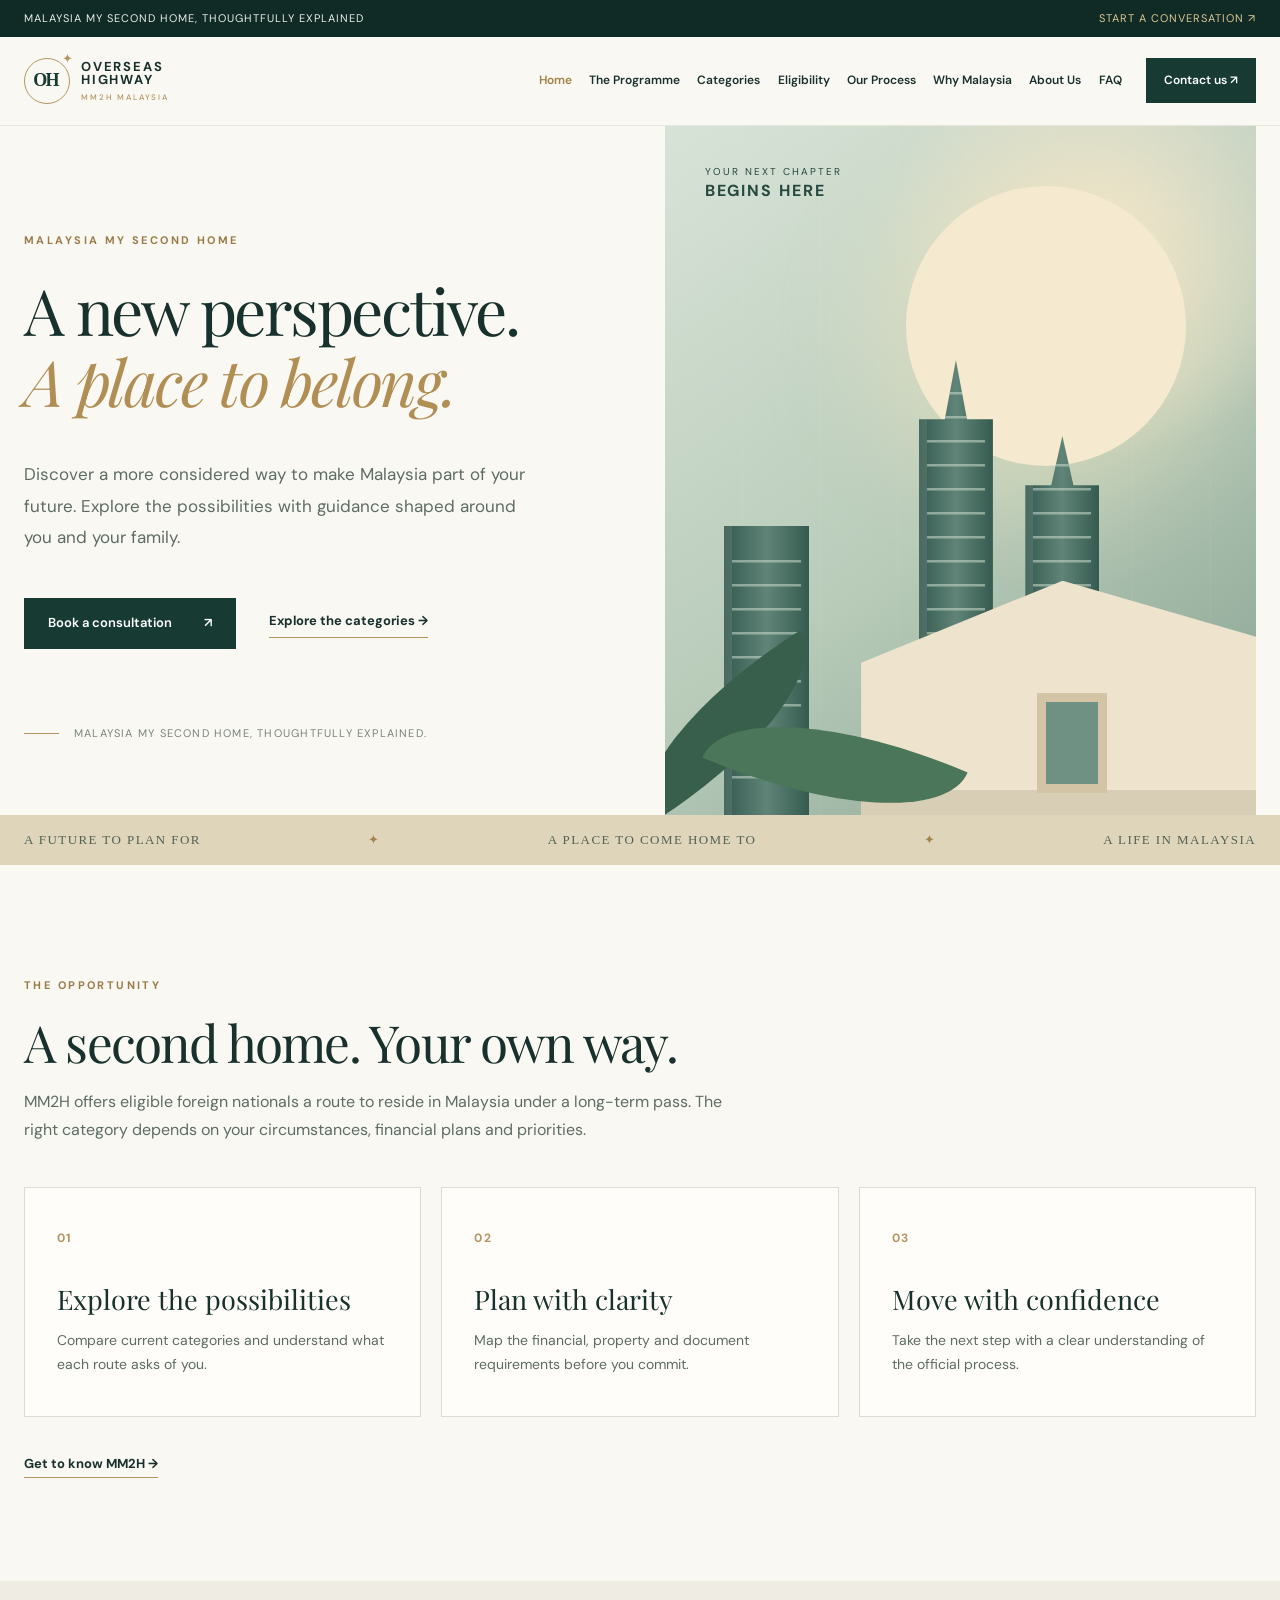
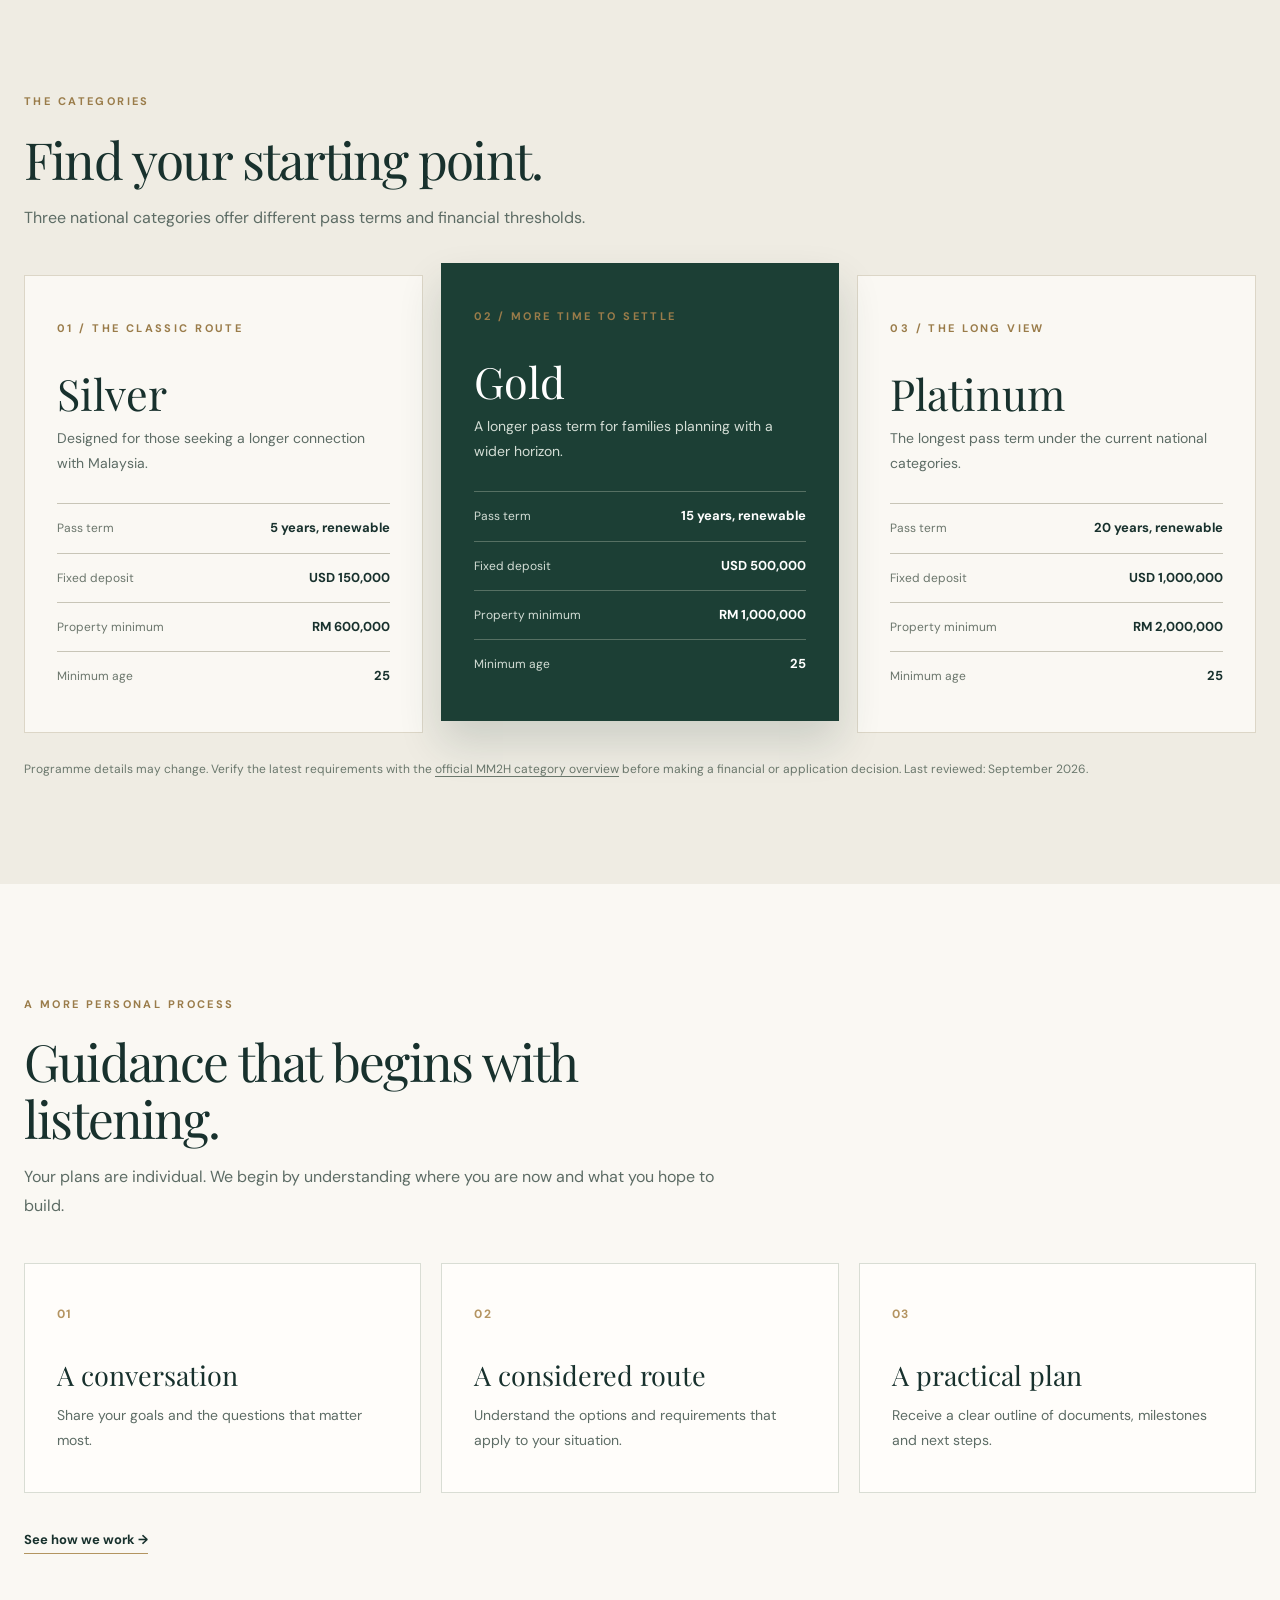
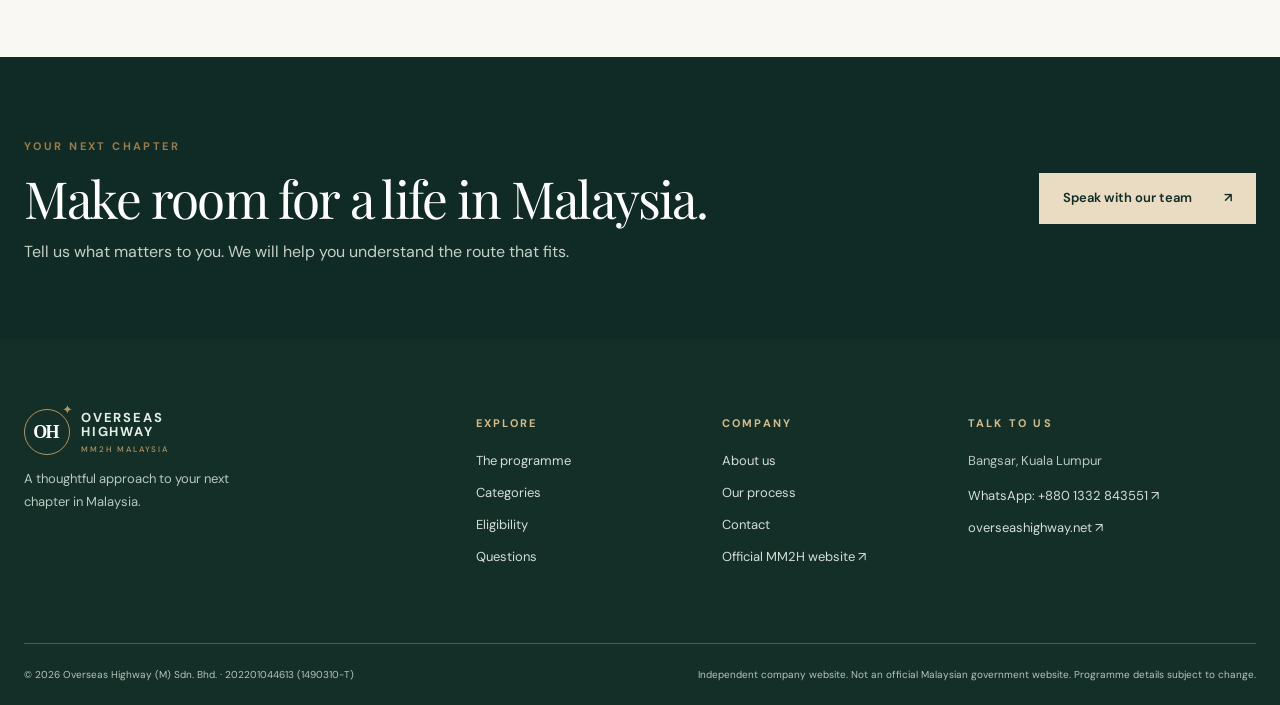
<file: index.html>
<!doctype html><html lang="en"><head><meta charset="utf-8"><meta name="viewport" content="width=device-width, initial-scale=1"><meta name="theme-color" content="#172b27"><meta name="description" content="Explore Malaysia My Second Home with Overseas Highway. Understand MM2H categories and begin with a personal consultation."><title>Malaysia My Second Home | Overseas Highway</title><link rel="icon" href="assets/images/favicon.svg" type="image/svg+xml"><link rel="stylesheet" href="assets/css/style.css"><script defer src="assets/js/main.js"></script></head><body><a class="skip-link" href="#main">Skip to content</a><div class="announcement"><div class="container">Malaysia My Second Home, thoughtfully explained <a href="contact.html">Start a conversation <span aria-hidden="true">↗</span></a></div></div><header class="site-header"><div class="container header-inner"><a class="brand" href="index.html" aria-label="Overseas Highway MM2H, home"><span class="brand-icon">OH<span>✦</span></span><span class="brand-text">OVERSEAS<br>HIGHWAY<small>MM2H MALAYSIA</small></span></a><button class="menu-toggle" type="button" aria-expanded="false" aria-controls="site-nav" aria-label="Open navigation"><span></span><span></span><span></span></button><nav class="site-nav" id="site-nav" aria-label="Main navigation"><a href="index.html" aria-current="page">Home</a><a href="about-mm2h.html">The Programme</a><a href="programmes.html">Categories</a><a href="eligibility.html">Eligibility</a><a href="process.html">Our Process</a><a href="why-malaysia.html">Why Malaysia</a><a href="about-us.html">About Us</a><a href="faq.html">FAQ</a><a class="nav-contact" href="contact.html">Contact us ↗</a></nav></div></header><main id="main"><section class="hero"><div class="container hero-grid"><div class="hero-copy"><span class="eyebrow">MALAYSIA MY SECOND HOME</span><h1>A new perspective.<br><em>A place to belong.</em></h1><p>Discover a more considered way to make Malaysia part of your future. Explore the possibilities with guidance shaped around you and your family.</p><div class="hero-actions"><a class="button" href="https://wa.me/8801332843551?text=Hello%2C%20I%20would%20like%20an%20MM2H%20consultation." target="_blank" rel="noopener">Book a consultation <span aria-hidden="true">↗</span></a><a class="text-link" href="programmes.html">Explore the categories <span aria-hidden="true">→</span></a></div><div class="hero-note"><span class="line"></span>Malaysia My Second Home, thoughtfully explained.</div></div><div class="hero-art" role="img" aria-label="Illustration of a tropical home with Malaysian city skyline"><div class="sun"></div><div class="tower tower-one"></div><div class="tower tower-two"></div><div class="tower tower-three"></div><div class="home-shape"><div class="home-window"></div></div><div class="leaf leaf-one"></div><div class="leaf leaf-two"></div><div class="art-caption">YOUR NEXT CHAPTER<br><strong>BEGINS HERE</strong></div></div></div></section><div class="marquee"><div class="container">A future to plan for <span>✦</span> A place to come home to <span>✦</span> A life in Malaysia</div></div><section class="section "><div class="container"><div class="section-head"><span class="eyebrow">THE OPPORTUNITY</span><h2>A second home. Your own way.</h2><p>MM2H offers eligible foreign nationals a route to reside in Malaysia under a long-term pass. The right category depends on your circumstances, financial plans and priorities.</p></div><div class="card-grid"><article class="card"><span class="card-no">01</span><h3>Explore the possibilities</h3><p>Compare current categories and understand what each route asks of you.</p></article><article class="card"><span class="card-no">02</span><h3>Plan with clarity</h3><p>Map the financial, property and document requirements before you commit.</p></article><article class="card"><span class="card-no">03</span><h3>Move with confidence</h3><p>Take the next step with a clear understanding of the official process.</p></article></div><div class="section-action"><a class="text-link" href="about-mm2h.html">Get to know MM2H →</a></div></div></section><section class="section warm"><div class="container"><div class="section-head"><span class="eyebrow">THE CATEGORIES</span><h2>Find your starting point.</h2><p>Three national categories offer different pass terms and financial thresholds.</p></div><div class="category-grid"><article class="category"><span class="eyebrow">01 / THE CLASSIC ROUTE</span><h3>Silver</h3><p>Designed for those seeking a longer connection with Malaysia.</p><dl><div><dt>Pass term</dt><dd>5 years, renewable</dd></div><div><dt>Fixed deposit</dt><dd>USD 150,000</dd></div><div><dt>Property minimum</dt><dd>RM 600,000</dd></div><div><dt>Minimum age</dt><dd>25</dd></div></dl></article><article class="category featured"><span class="eyebrow">02 / MORE TIME TO SETTLE</span><h3>Gold</h3><p>A longer pass term for families planning with a wider horizon.</p><dl><div><dt>Pass term</dt><dd>15 years, renewable</dd></div><div><dt>Fixed deposit</dt><dd>USD 500,000</dd></div><div><dt>Property minimum</dt><dd>RM 1,000,000</dd></div><div><dt>Minimum age</dt><dd>25</dd></div></dl></article><article class="category"><span class="eyebrow">03 / THE LONG VIEW</span><h3>Platinum</h3><p>The longest pass term under the current national categories.</p><dl><div><dt>Pass term</dt><dd>20 years, renewable</dd></div><div><dt>Fixed deposit</dt><dd>USD 1,000,000</dd></div><div><dt>Property minimum</dt><dd>RM 2,000,000</dd></div><div><dt>Minimum age</dt><dd>25</dd></div></dl></article></div><p class="source-note">Programme details may change. Verify the latest requirements with the <a href="https://www.mm2h.gov.my/category/overview" target="_blank" rel="noopener">official MM2H category overview</a> before making a financial or application decision. Last reviewed: September 2026.</p></div></section><section class="section "><div class="container"><div class="section-head"><span class="eyebrow">A MORE PERSONAL PROCESS</span><h2>Guidance that begins with listening.</h2><p>Your plans are individual. We begin by understanding where you are now and what you hope to build.</p></div><div class="card-grid"><article class="card"><span class="card-no">01</span><h3>A conversation</h3><p>Share your goals and the questions that matter most.</p></article><article class="card"><span class="card-no">02</span><h3>A considered route</h3><p>Understand the options and requirements that apply to your situation.</p></article><article class="card"><span class="card-no">03</span><h3>A practical plan</h3><p>Receive a clear outline of documents, milestones and next steps.</p></article></div><div class="section-action"><a class="text-link" href="process.html">See how we work →</a></div></div></section><section class="cta-band"><div class="container cta-layout"><div><span class="eyebrow">YOUR NEXT CHAPTER</span><h2>Make room for a life in Malaysia.</h2><p>Tell us what matters to you. We will help you understand the route that fits.</p></div><a class="button button-light" href="https://wa.me/8801332843551?text=Hello%2C%20I%20would%20like%20an%20MM2H%20consultation." target="_blank" rel="noopener">Speak with our team <span aria-hidden="true">↗</span></a></div></section></main><footer class="site-footer"><div class="container footer-top"><div><a class="brand footer-brand" href="index.html"><span class="brand-icon">OH<span>✦</span></span><span class="brand-text">OVERSEAS<br>HIGHWAY<small>MM2H MALAYSIA</small></span></a><p>A thoughtful approach to your next chapter in Malaysia.</p></div><div><h3>Explore</h3><a href="about-mm2h.html">The programme</a><a href="programmes.html">Categories</a><a href="eligibility.html">Eligibility</a><a href="faq.html">Questions</a></div><div><h3>Company</h3><a href="about-us.html">About us</a><a href="process.html">Our process</a><a href="contact.html">Contact</a><a href="https://www.mm2h.gov.my" target="_blank" rel="noopener">Official MM2H website ↗</a></div><div><h3>Talk to us</h3><p>Bangsar, Kuala Lumpur</p><a href="https://wa.me/8801332843551?text=Hello%2C%20I%20would%20like%20an%20MM2H%20consultation." target="_blank" rel="noopener">WhatsApp: +880 1332 843551 ↗</a><a href="https://www.overseashighway.net" target="_blank" rel="noopener">overseashighway.net ↗</a></div></div><div class="container footer-bottom"><span>© <span id="year">2026</span> Overseas Highway (M) Sdn. Bhd. · 202201044613 (1490310-T)</span><span>Independent company website. Not an official Malaysian government website. Programme details subject to change.</span></div></footer></body></html>
</file>
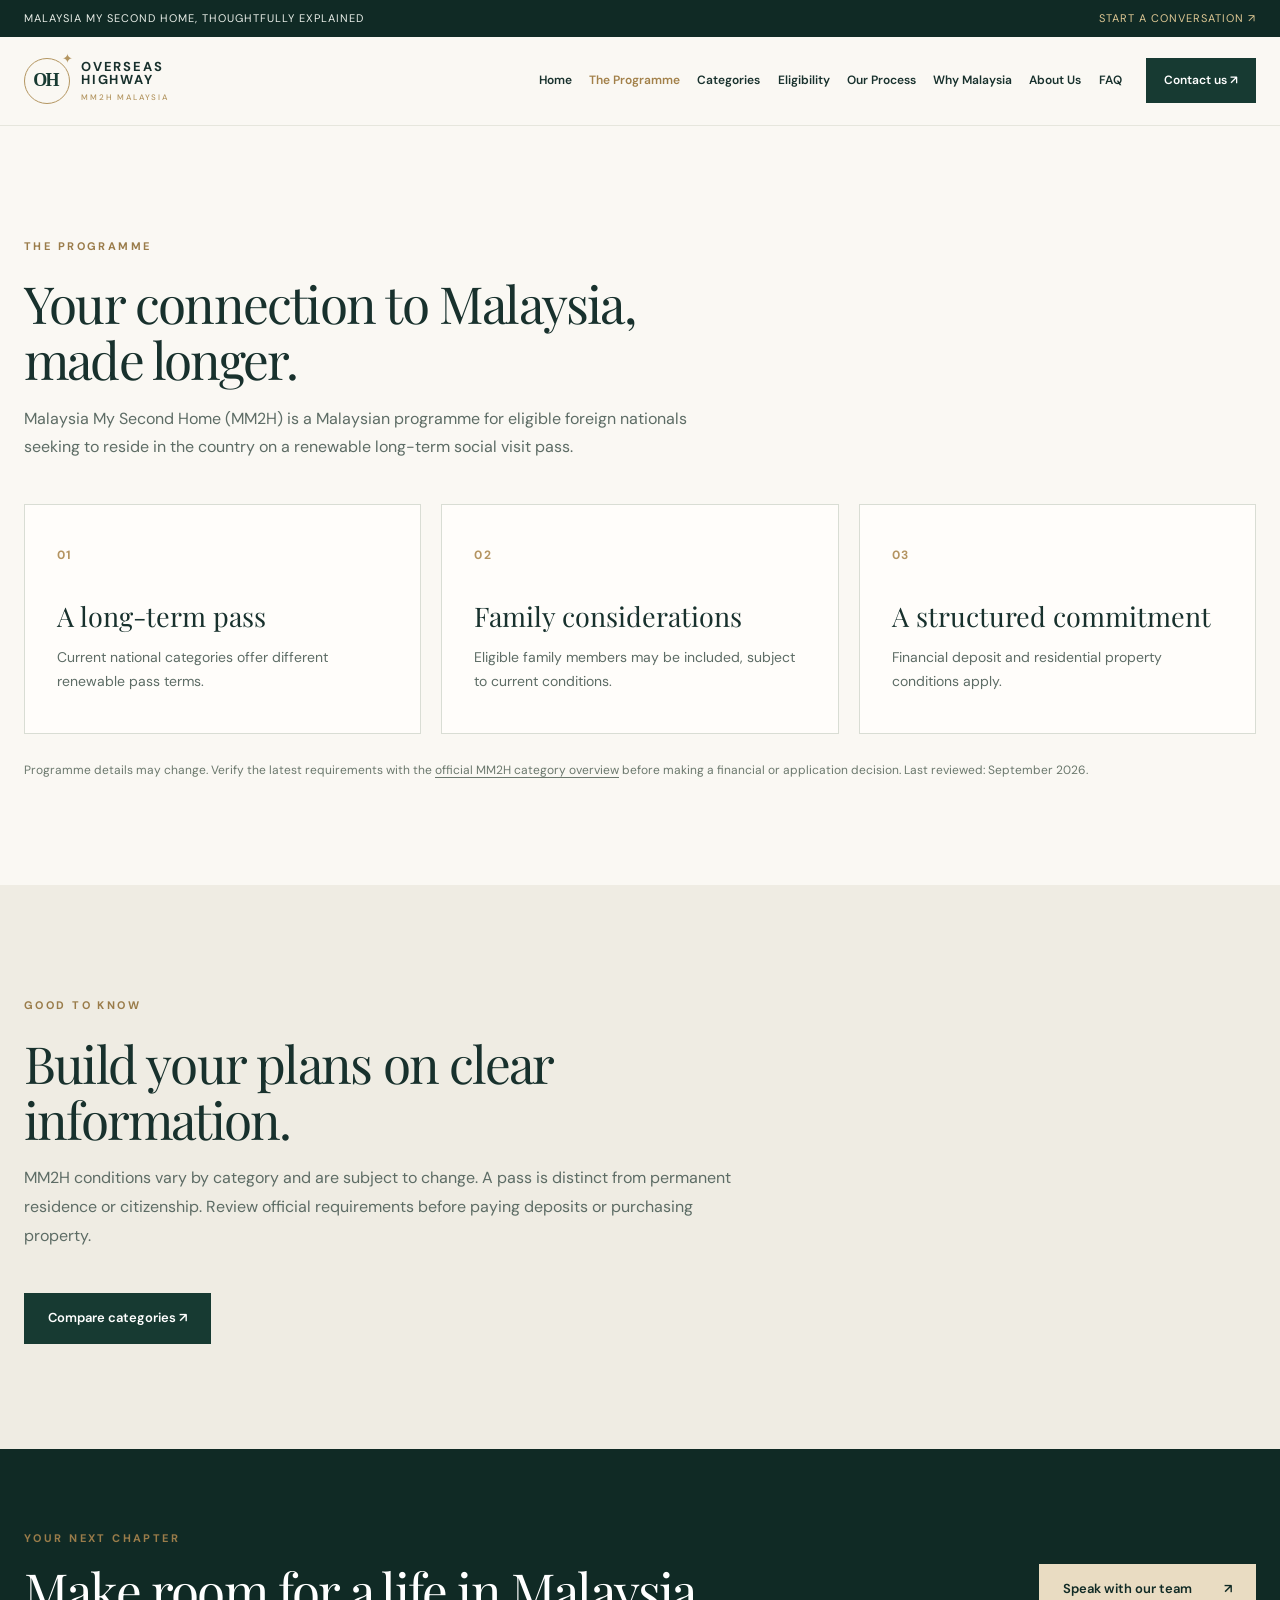
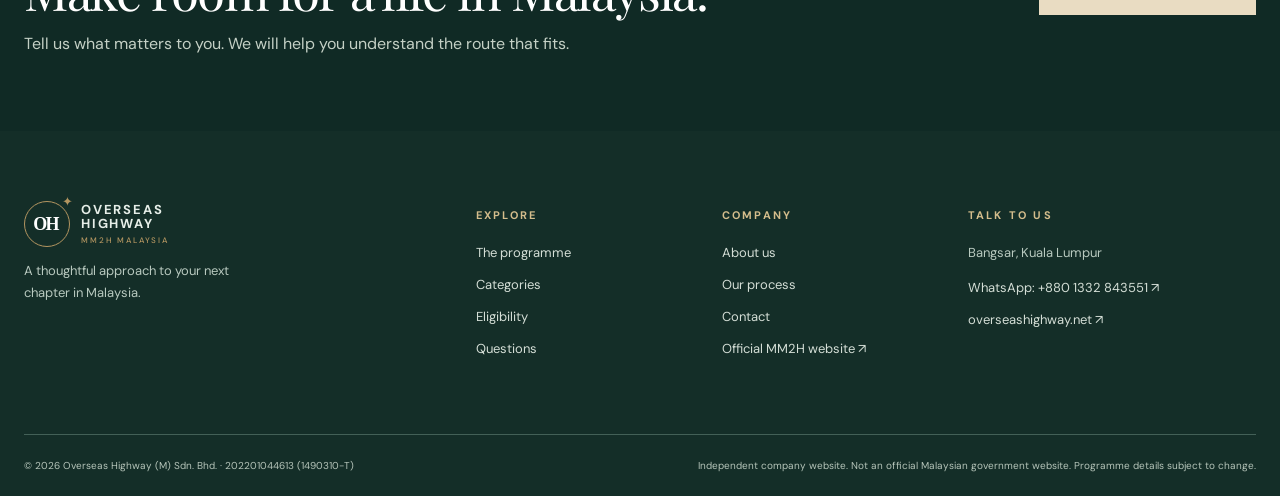
<file: about-mm2h.html>
<!doctype html><html lang="en"><head><meta charset="utf-8"><meta name="viewport" content="width=device-width, initial-scale=1"><meta name="theme-color" content="#172b27"><meta name="description" content="Learn what the Malaysia My Second Home programme offers and how its categories differ."><title>About Malaysia My Second Home | Overseas Highway</title><link rel="icon" href="assets/images/favicon.svg" type="image/svg+xml"><link rel="stylesheet" href="assets/css/style.css"><script defer src="assets/js/main.js"></script></head><body><a class="skip-link" href="#main">Skip to content</a><div class="announcement"><div class="container">Malaysia My Second Home, thoughtfully explained <a href="contact.html">Start a conversation <span aria-hidden="true">↗</span></a></div></div><header class="site-header"><div class="container header-inner"><a class="brand" href="index.html" aria-label="Overseas Highway MM2H, home"><span class="brand-icon">OH<span>✦</span></span><span class="brand-text">OVERSEAS<br>HIGHWAY<small>MM2H MALAYSIA</small></span></a><button class="menu-toggle" type="button" aria-expanded="false" aria-controls="site-nav" aria-label="Open navigation"><span></span><span></span><span></span></button><nav class="site-nav" id="site-nav" aria-label="Main navigation"><a href="index.html">Home</a><a href="about-mm2h.html" aria-current="page">The Programme</a><a href="programmes.html">Categories</a><a href="eligibility.html">Eligibility</a><a href="process.html">Our Process</a><a href="why-malaysia.html">Why Malaysia</a><a href="about-us.html">About Us</a><a href="faq.html">FAQ</a><a class="nav-contact" href="contact.html">Contact us ↗</a></nav></div></header><main id="main"><section class="section "><div class="container"><div class="section-head"><span class="eyebrow">THE PROGRAMME</span><h2>Your connection to Malaysia, made longer.</h2><p>Malaysia My Second Home (MM2H) is a Malaysian programme for eligible foreign nationals seeking to reside in the country on a renewable long-term social visit pass.</p></div><div class="card-grid"><article class="card"><span class="card-no">01</span><h3>A long-term pass</h3><p>Current national categories offer different renewable pass terms.</p></article><article class="card"><span class="card-no">02</span><h3>Family considerations</h3><p>Eligible family members may be included, subject to current conditions.</p></article><article class="card"><span class="card-no">03</span><h3>A structured commitment</h3><p>Financial deposit and residential property conditions apply.</p></article></div><p class="source-note">Programme details may change. Verify the latest requirements with the <a href="https://www.mm2h.gov.my/category/overview" target="_blank" rel="noopener">official MM2H category overview</a> before making a financial or application decision. Last reviewed: September 2026.</p></div></section><section class="section warm"><div class="container"><div class="section-head"><span class="eyebrow">GOOD TO KNOW</span><h2>Build your plans on clear information.</h2><p>MM2H conditions vary by category and are subject to change. A pass is distinct from permanent residence or citizenship. Review official requirements before paying deposits or purchasing property.</p></div><a class="button" href="programmes.html">Compare categories ↗</a></div></section><section class="cta-band"><div class="container cta-layout"><div><span class="eyebrow">YOUR NEXT CHAPTER</span><h2>Make room for a life in Malaysia.</h2><p>Tell us what matters to you. We will help you understand the route that fits.</p></div><a class="button button-light" href="https://wa.me/8801332843551?text=Hello%2C%20I%20would%20like%20an%20MM2H%20consultation." target="_blank" rel="noopener">Speak with our team <span aria-hidden="true">↗</span></a></div></section></main><footer class="site-footer"><div class="container footer-top"><div><a class="brand footer-brand" href="index.html"><span class="brand-icon">OH<span>✦</span></span><span class="brand-text">OVERSEAS<br>HIGHWAY<small>MM2H MALAYSIA</small></span></a><p>A thoughtful approach to your next chapter in Malaysia.</p></div><div><h3>Explore</h3><a href="about-mm2h.html">The programme</a><a href="programmes.html">Categories</a><a href="eligibility.html">Eligibility</a><a href="faq.html">Questions</a></div><div><h3>Company</h3><a href="about-us.html">About us</a><a href="process.html">Our process</a><a href="contact.html">Contact</a><a href="https://www.mm2h.gov.my" target="_blank" rel="noopener">Official MM2H website ↗</a></div><div><h3>Talk to us</h3><p>Bangsar, Kuala Lumpur</p><a href="https://wa.me/8801332843551?text=Hello%2C%20I%20would%20like%20an%20MM2H%20consultation." target="_blank" rel="noopener">WhatsApp: +880 1332 843551 ↗</a><a href="https://www.overseashighway.net" target="_blank" rel="noopener">overseashighway.net ↗</a></div></div><div class="container footer-bottom"><span>© <span id="year">2026</span> Overseas Highway (M) Sdn. Bhd. · 202201044613 (1490310-T)</span><span>Independent company website. Not an official Malaysian government website. Programme details subject to change.</span></div></footer></body></html>
</file>
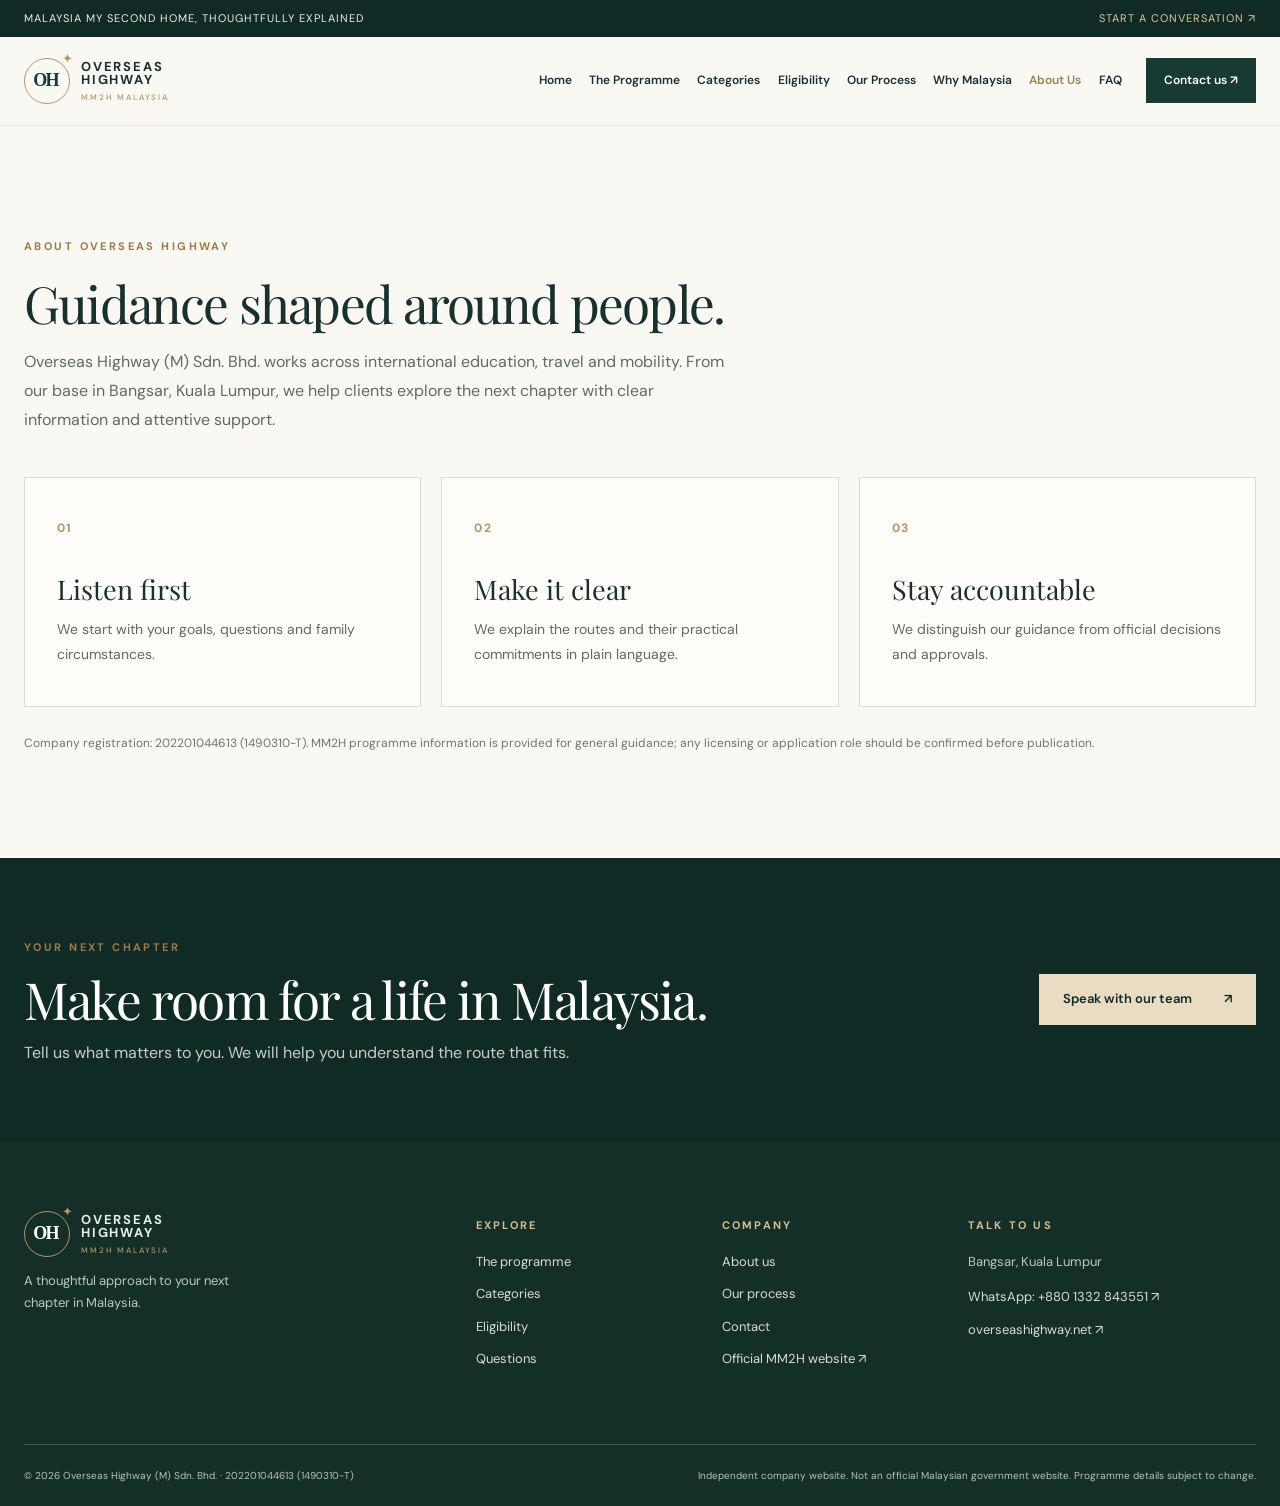
<file: about-us.html>
<!doctype html><html lang="en"><head><meta charset="utf-8"><meta name="viewport" content="width=device-width, initial-scale=1"><meta name="theme-color" content="#172b27"><meta name="description" content="Get to know Overseas Highway (M) Sdn. Bhd. and our approach to MM2H consultations."><title>About Overseas Highway | MM2H Malaysia</title><link rel="icon" href="assets/images/favicon.svg" type="image/svg+xml"><link rel="stylesheet" href="assets/css/style.css"><script defer src="assets/js/main.js"></script></head><body><a class="skip-link" href="#main">Skip to content</a><div class="announcement"><div class="container">Malaysia My Second Home, thoughtfully explained <a href="contact.html">Start a conversation <span aria-hidden="true">↗</span></a></div></div><header class="site-header"><div class="container header-inner"><a class="brand" href="index.html" aria-label="Overseas Highway MM2H, home"><span class="brand-icon">OH<span>✦</span></span><span class="brand-text">OVERSEAS<br>HIGHWAY<small>MM2H MALAYSIA</small></span></a><button class="menu-toggle" type="button" aria-expanded="false" aria-controls="site-nav" aria-label="Open navigation"><span></span><span></span><span></span></button><nav class="site-nav" id="site-nav" aria-label="Main navigation"><a href="index.html">Home</a><a href="about-mm2h.html">The Programme</a><a href="programmes.html">Categories</a><a href="eligibility.html">Eligibility</a><a href="process.html">Our Process</a><a href="why-malaysia.html">Why Malaysia</a><a href="about-us.html" aria-current="page">About Us</a><a href="faq.html">FAQ</a><a class="nav-contact" href="contact.html">Contact us ↗</a></nav></div></header><main id="main"><section class="section "><div class="container"><div class="section-head"><span class="eyebrow">ABOUT OVERSEAS HIGHWAY</span><h2>Guidance shaped around people.</h2><p>Overseas Highway (M) Sdn. Bhd. works across international education, travel and mobility. From our base in Bangsar, Kuala Lumpur, we help clients explore the next chapter with clear information and attentive support.</p></div><div class="card-grid"><article class="card"><span class="card-no">01</span><h3>Listen first</h3><p>We start with your goals, questions and family circumstances.</p></article><article class="card"><span class="card-no">02</span><h3>Make it clear</h3><p>We explain the routes and their practical commitments in plain language.</p></article><article class="card"><span class="card-no">03</span><h3>Stay accountable</h3><p>We distinguish our guidance from official decisions and approvals.</p></article></div><p class="source-note">Company registration: 202201044613 (1490310-T). MM2H programme information is provided for general guidance; any licensing or application role should be confirmed before publication.</p></div></section><section class="cta-band"><div class="container cta-layout"><div><span class="eyebrow">YOUR NEXT CHAPTER</span><h2>Make room for a life in Malaysia.</h2><p>Tell us what matters to you. We will help you understand the route that fits.</p></div><a class="button button-light" href="https://wa.me/8801332843551?text=Hello%2C%20I%20would%20like%20an%20MM2H%20consultation." target="_blank" rel="noopener">Speak with our team <span aria-hidden="true">↗</span></a></div></section></main><footer class="site-footer"><div class="container footer-top"><div><a class="brand footer-brand" href="index.html"><span class="brand-icon">OH<span>✦</span></span><span class="brand-text">OVERSEAS<br>HIGHWAY<small>MM2H MALAYSIA</small></span></a><p>A thoughtful approach to your next chapter in Malaysia.</p></div><div><h3>Explore</h3><a href="about-mm2h.html">The programme</a><a href="programmes.html">Categories</a><a href="eligibility.html">Eligibility</a><a href="faq.html">Questions</a></div><div><h3>Company</h3><a href="about-us.html">About us</a><a href="process.html">Our process</a><a href="contact.html">Contact</a><a href="https://www.mm2h.gov.my" target="_blank" rel="noopener">Official MM2H website ↗</a></div><div><h3>Talk to us</h3><p>Bangsar, Kuala Lumpur</p><a href="https://wa.me/8801332843551?text=Hello%2C%20I%20would%20like%20an%20MM2H%20consultation." target="_blank" rel="noopener">WhatsApp: +880 1332 843551 ↗</a><a href="https://www.overseashighway.net" target="_blank" rel="noopener">overseashighway.net ↗</a></div></div><div class="container footer-bottom"><span>© <span id="year">2026</span> Overseas Highway (M) Sdn. Bhd. · 202201044613 (1490310-T)</span><span>Independent company website. Not an official Malaysian government website. Programme details subject to change.</span></div></footer></body></html>
</file>
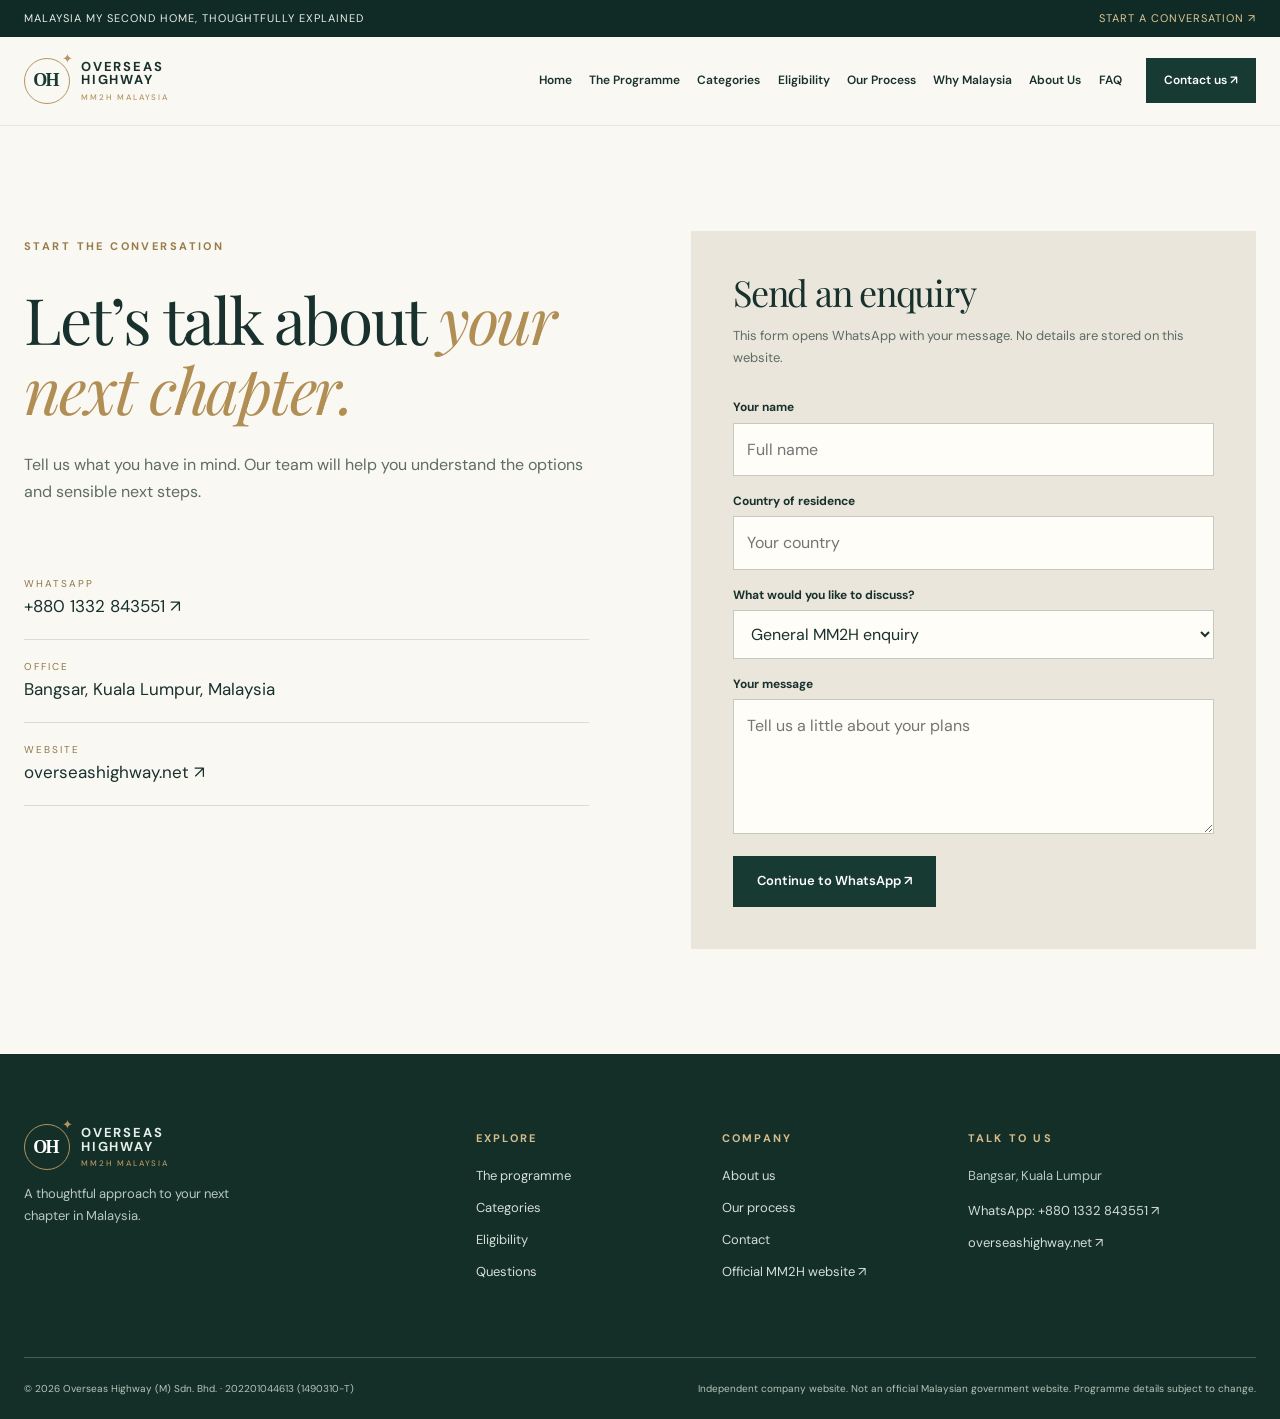
<file: contact.html>
<!doctype html><html lang="en"><head><meta charset="utf-8"><meta name="viewport" content="width=device-width, initial-scale=1"><meta name="theme-color" content="#172b27"><meta name="description" content="Speak with Overseas Highway about your Malaysia My Second Home plans."><title>Contact Overseas Highway | MM2H Consultation</title><link rel="icon" href="assets/images/favicon.svg" type="image/svg+xml"><link rel="stylesheet" href="assets/css/style.css"><script defer src="assets/js/main.js"></script></head><body><a class="skip-link" href="#main">Skip to content</a><div class="announcement"><div class="container">Malaysia My Second Home, thoughtfully explained <a href="contact.html">Start a conversation <span aria-hidden="true">↗</span></a></div></div><header class="site-header"><div class="container header-inner"><a class="brand" href="index.html" aria-label="Overseas Highway MM2H, home"><span class="brand-icon">OH<span>✦</span></span><span class="brand-text">OVERSEAS<br>HIGHWAY<small>MM2H MALAYSIA</small></span></a><button class="menu-toggle" type="button" aria-expanded="false" aria-controls="site-nav" aria-label="Open navigation"><span></span><span></span><span></span></button><nav class="site-nav" id="site-nav" aria-label="Main navigation"><a href="index.html">Home</a><a href="about-mm2h.html">The Programme</a><a href="programmes.html">Categories</a><a href="eligibility.html">Eligibility</a><a href="process.html">Our Process</a><a href="why-malaysia.html">Why Malaysia</a><a href="about-us.html">About Us</a><a href="faq.html">FAQ</a><a class="nav-contact" href="contact.html">Contact us ↗</a></nav></div></header><main id="main"><section class="section contact-section"><div class="container contact-grid"><div><span class="eyebrow">START THE CONVERSATION</span><h1>Let’s talk about <em>your next chapter.</em></h1><p>Tell us what you have in mind. Our team will help you understand the options and sensible next steps.</p><div class="contact-lines"><div><small>WHATSAPP</small><a href="https://wa.me/8801332843551?text=Hello%2C%20I%20would%20like%20an%20MM2H%20consultation." target="_blank" rel="noopener">+880 1332 843551 ↗</a></div><div><small>OFFICE</small><span>Bangsar, Kuala Lumpur, Malaysia</span></div><div><small>WEBSITE</small><a href="https://www.overseashighway.net" target="_blank" rel="noopener">overseashighway.net ↗</a></div></div></div><form id="inquiry" class="contact-form"><h2>Send an enquiry</h2><p>This form opens WhatsApp with your message. No details are stored on this website.</p><label for="name">Your name</label><input id="name" name="name" autocomplete="name" required placeholder="Full name"><label for="country">Country of residence</label><input id="country" name="country" autocomplete="country-name" placeholder="Your country"><label for="interest">What would you like to discuss?</label><select id="interest" name="interest"><option>General MM2H enquiry</option><option>Silver category</option><option>Gold category</option><option>Platinum category</option><option>SEZ / SFZ category</option></select><label for="message">Your message</label><textarea id="message" name="message" rows="4" required placeholder="Tell us a little about your plans"></textarea><button class="button" type="submit">Continue to WhatsApp ↗</button></form></div></section></main><footer class="site-footer"><div class="container footer-top"><div><a class="brand footer-brand" href="index.html"><span class="brand-icon">OH<span>✦</span></span><span class="brand-text">OVERSEAS<br>HIGHWAY<small>MM2H MALAYSIA</small></span></a><p>A thoughtful approach to your next chapter in Malaysia.</p></div><div><h3>Explore</h3><a href="about-mm2h.html">The programme</a><a href="programmes.html">Categories</a><a href="eligibility.html">Eligibility</a><a href="faq.html">Questions</a></div><div><h3>Company</h3><a href="about-us.html">About us</a><a href="process.html">Our process</a><a href="contact.html">Contact</a><a href="https://www.mm2h.gov.my" target="_blank" rel="noopener">Official MM2H website ↗</a></div><div><h3>Talk to us</h3><p>Bangsar, Kuala Lumpur</p><a href="https://wa.me/8801332843551?text=Hello%2C%20I%20would%20like%20an%20MM2H%20consultation." target="_blank" rel="noopener">WhatsApp: +880 1332 843551 ↗</a><a href="https://www.overseashighway.net" target="_blank" rel="noopener">overseashighway.net ↗</a></div></div><div class="container footer-bottom"><span>© <span id="year">2026</span> Overseas Highway (M) Sdn. Bhd. · 202201044613 (1490310-T)</span><span>Independent company website. Not an official Malaysian government website. Programme details subject to change.</span></div></footer></body></html>
</file>
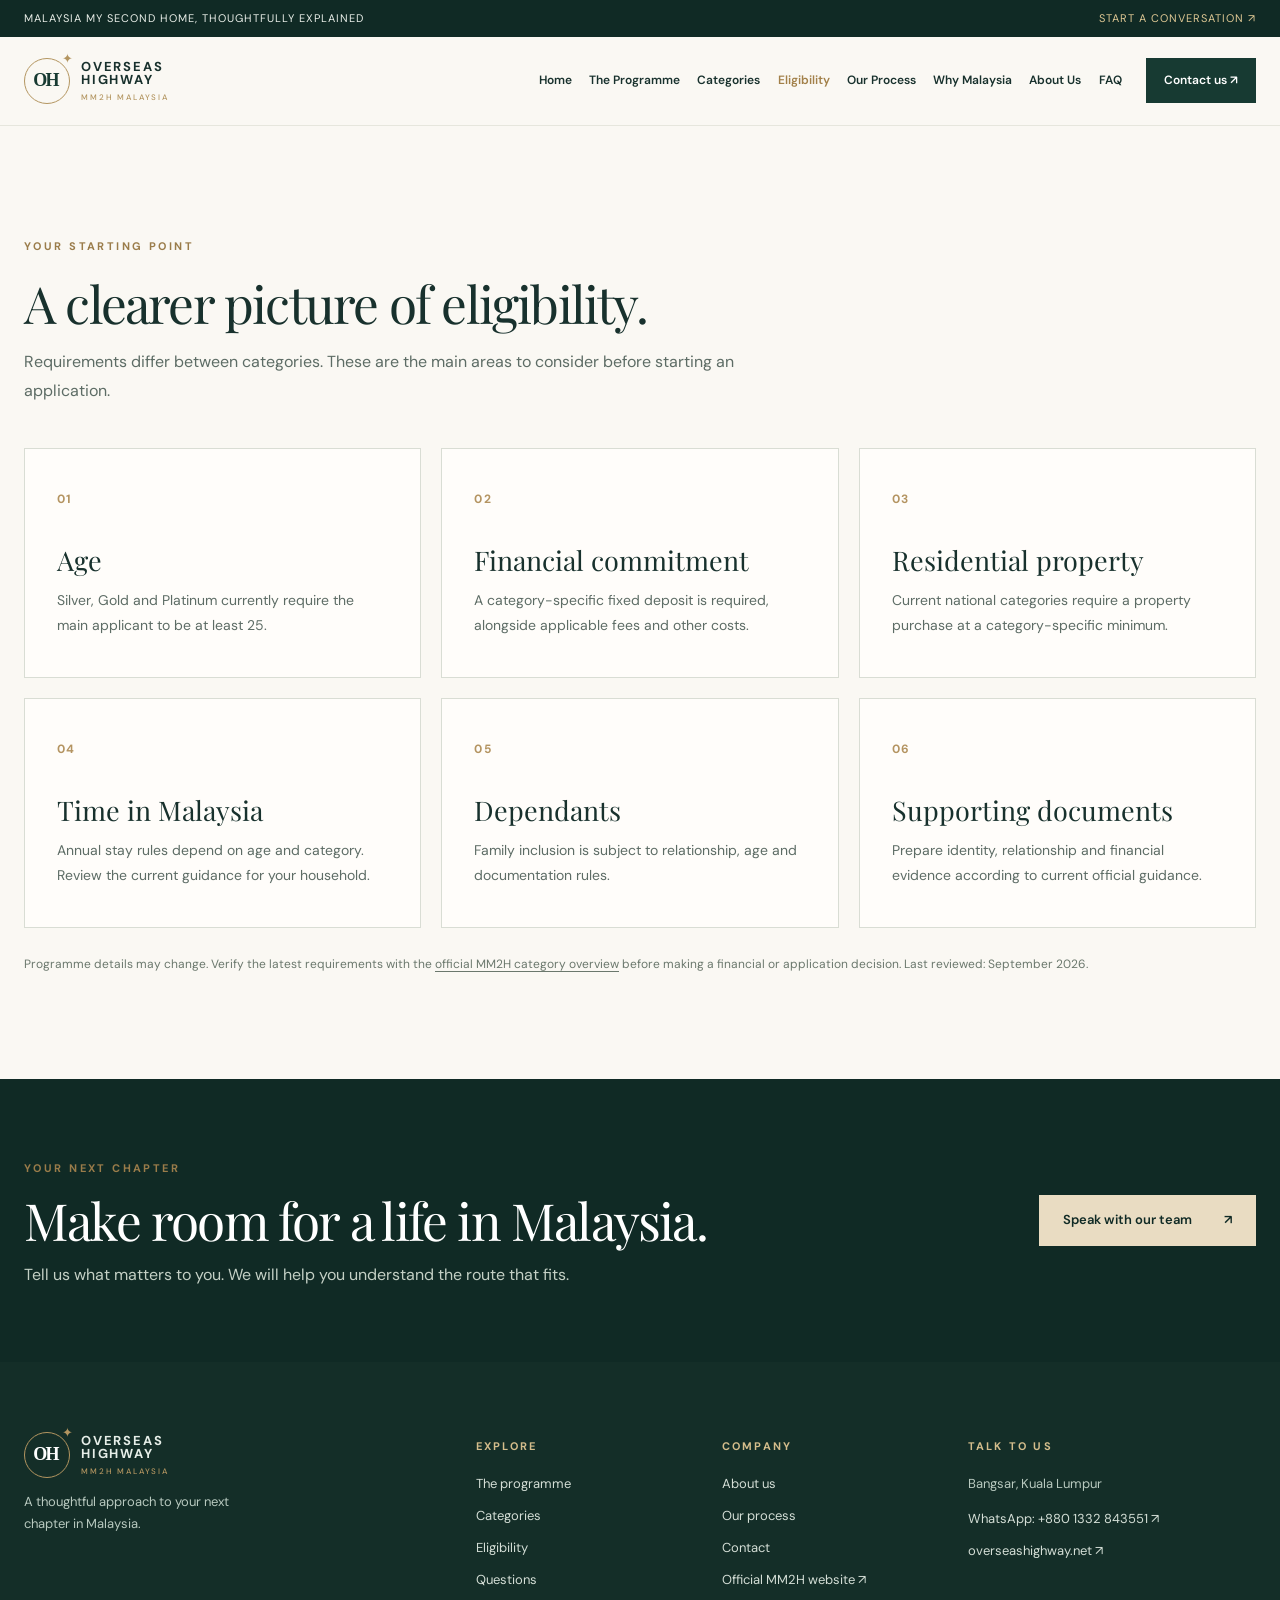
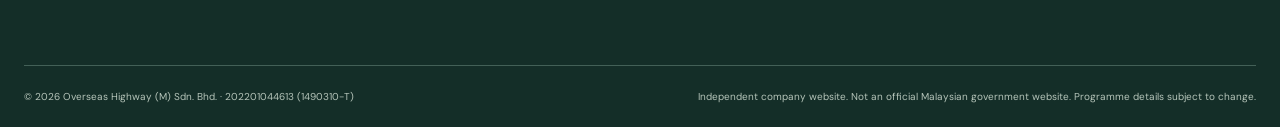
<file: eligibility.html>
<!doctype html><html lang="en"><head><meta charset="utf-8"><meta name="viewport" content="width=device-width, initial-scale=1"><meta name="theme-color" content="#172b27"><meta name="description" content="A practical overview of age, deposit, property and residency considerations for MM2H."><title>MM2H Eligibility | Overseas Highway</title><link rel="icon" href="assets/images/favicon.svg" type="image/svg+xml"><link rel="stylesheet" href="assets/css/style.css"><script defer src="assets/js/main.js"></script></head><body><a class="skip-link" href="#main">Skip to content</a><div class="announcement"><div class="container">Malaysia My Second Home, thoughtfully explained <a href="contact.html">Start a conversation <span aria-hidden="true">↗</span></a></div></div><header class="site-header"><div class="container header-inner"><a class="brand" href="index.html" aria-label="Overseas Highway MM2H, home"><span class="brand-icon">OH<span>✦</span></span><span class="brand-text">OVERSEAS<br>HIGHWAY<small>MM2H MALAYSIA</small></span></a><button class="menu-toggle" type="button" aria-expanded="false" aria-controls="site-nav" aria-label="Open navigation"><span></span><span></span><span></span></button><nav class="site-nav" id="site-nav" aria-label="Main navigation"><a href="index.html">Home</a><a href="about-mm2h.html">The Programme</a><a href="programmes.html">Categories</a><a href="eligibility.html" aria-current="page">Eligibility</a><a href="process.html">Our Process</a><a href="why-malaysia.html">Why Malaysia</a><a href="about-us.html">About Us</a><a href="faq.html">FAQ</a><a class="nav-contact" href="contact.html">Contact us ↗</a></nav></div></header><main id="main"><section class="section "><div class="container"><div class="section-head"><span class="eyebrow">YOUR STARTING POINT</span><h2>A clearer picture of eligibility.</h2><p>Requirements differ between categories. These are the main areas to consider before starting an application.</p></div><div class="card-grid"><article class="card"><span class="card-no">01</span><h3>Age</h3><p>Silver, Gold and Platinum currently require the main applicant to be at least 25.</p></article><article class="card"><span class="card-no">02</span><h3>Financial commitment</h3><p>A category-specific fixed deposit is required, alongside applicable fees and other costs.</p></article><article class="card"><span class="card-no">03</span><h3>Residential property</h3><p>Current national categories require a property purchase at a category-specific minimum.</p></article><article class="card"><span class="card-no">04</span><h3>Time in Malaysia</h3><p>Annual stay rules depend on age and category. Review the current guidance for your household.</p></article><article class="card"><span class="card-no">05</span><h3>Dependants</h3><p>Family inclusion is subject to relationship, age and documentation rules.</p></article><article class="card"><span class="card-no">06</span><h3>Supporting documents</h3><p>Prepare identity, relationship and financial evidence according to current official guidance.</p></article></div><p class="source-note">Programme details may change. Verify the latest requirements with the <a href="https://www.mm2h.gov.my/category/overview" target="_blank" rel="noopener">official MM2H category overview</a> before making a financial or application decision. Last reviewed: September 2026.</p></div></section><section class="cta-band"><div class="container cta-layout"><div><span class="eyebrow">YOUR NEXT CHAPTER</span><h2>Make room for a life in Malaysia.</h2><p>Tell us what matters to you. We will help you understand the route that fits.</p></div><a class="button button-light" href="https://wa.me/8801332843551?text=Hello%2C%20I%20would%20like%20an%20MM2H%20consultation." target="_blank" rel="noopener">Speak with our team <span aria-hidden="true">↗</span></a></div></section></main><footer class="site-footer"><div class="container footer-top"><div><a class="brand footer-brand" href="index.html"><span class="brand-icon">OH<span>✦</span></span><span class="brand-text">OVERSEAS<br>HIGHWAY<small>MM2H MALAYSIA</small></span></a><p>A thoughtful approach to your next chapter in Malaysia.</p></div><div><h3>Explore</h3><a href="about-mm2h.html">The programme</a><a href="programmes.html">Categories</a><a href="eligibility.html">Eligibility</a><a href="faq.html">Questions</a></div><div><h3>Company</h3><a href="about-us.html">About us</a><a href="process.html">Our process</a><a href="contact.html">Contact</a><a href="https://www.mm2h.gov.my" target="_blank" rel="noopener">Official MM2H website ↗</a></div><div><h3>Talk to us</h3><p>Bangsar, Kuala Lumpur</p><a href="https://wa.me/8801332843551?text=Hello%2C%20I%20would%20like%20an%20MM2H%20consultation." target="_blank" rel="noopener">WhatsApp: +880 1332 843551 ↗</a><a href="https://www.overseashighway.net" target="_blank" rel="noopener">overseashighway.net ↗</a></div></div><div class="container footer-bottom"><span>© <span id="year">2026</span> Overseas Highway (M) Sdn. Bhd. · 202201044613 (1490310-T)</span><span>Independent company website. Not an official Malaysian government website. Programme details subject to change.</span></div></footer></body></html>
</file>
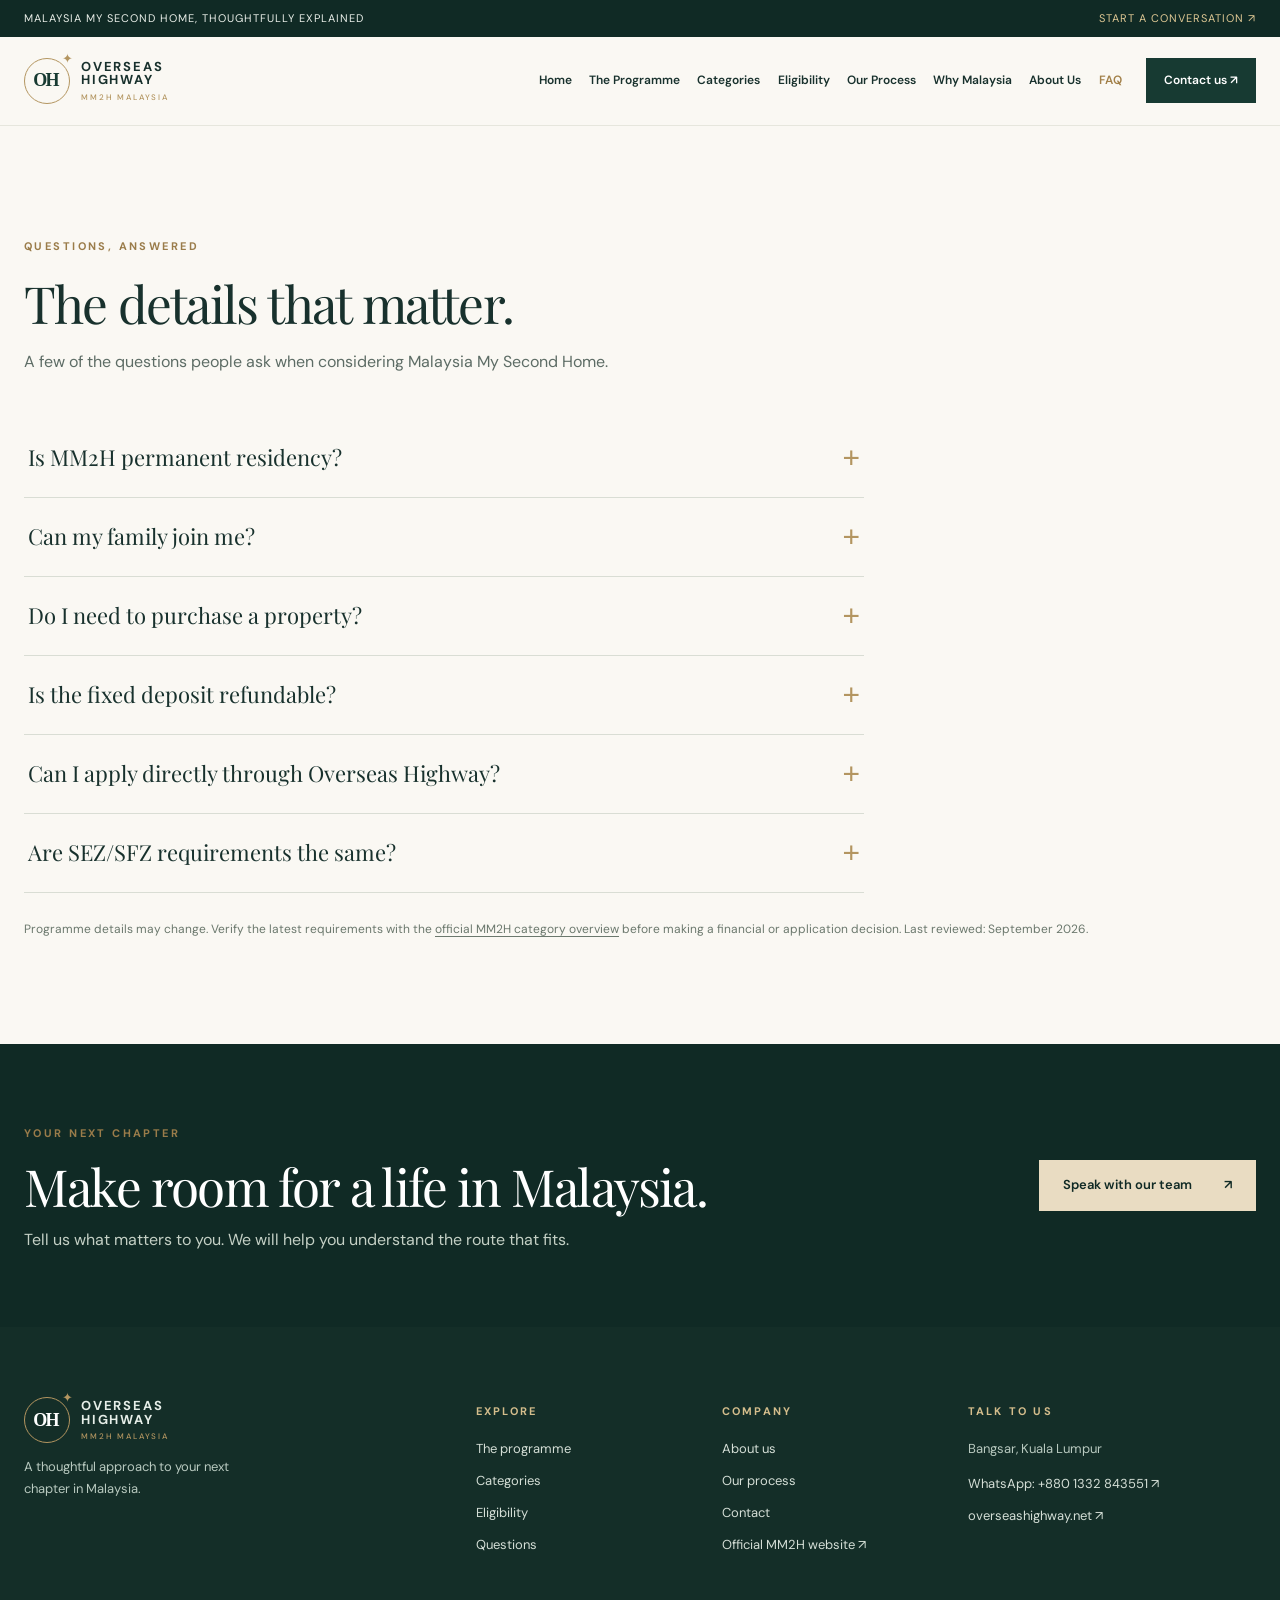
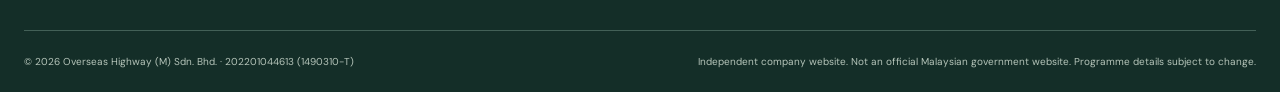
<file: faq.html>
<!doctype html><html lang="en"><head><meta charset="utf-8"><meta name="viewport" content="width=device-width, initial-scale=1"><meta name="theme-color" content="#172b27"><meta name="description" content="Answers to common questions about MM2H categories, family, property and applications."><title>MM2H Frequently Asked Questions | Overseas Highway</title><link rel="icon" href="assets/images/favicon.svg" type="image/svg+xml"><link rel="stylesheet" href="assets/css/style.css"><script defer src="assets/js/main.js"></script></head><body><a class="skip-link" href="#main">Skip to content</a><div class="announcement"><div class="container">Malaysia My Second Home, thoughtfully explained <a href="contact.html">Start a conversation <span aria-hidden="true">↗</span></a></div></div><header class="site-header"><div class="container header-inner"><a class="brand" href="index.html" aria-label="Overseas Highway MM2H, home"><span class="brand-icon">OH<span>✦</span></span><span class="brand-text">OVERSEAS<br>HIGHWAY<small>MM2H MALAYSIA</small></span></a><button class="menu-toggle" type="button" aria-expanded="false" aria-controls="site-nav" aria-label="Open navigation"><span></span><span></span><span></span></button><nav class="site-nav" id="site-nav" aria-label="Main navigation"><a href="index.html">Home</a><a href="about-mm2h.html">The Programme</a><a href="programmes.html">Categories</a><a href="eligibility.html">Eligibility</a><a href="process.html">Our Process</a><a href="why-malaysia.html">Why Malaysia</a><a href="about-us.html">About Us</a><a href="faq.html" aria-current="page">FAQ</a><a class="nav-contact" href="contact.html">Contact us ↗</a></nav></div></header><main id="main"><section class="section "><div class="container"><div class="section-head"><span class="eyebrow">QUESTIONS, ANSWERED</span><h2>The details that matter.</h2><p>A few of the questions people ask when considering Malaysia My Second Home.</p></div><div class="faq-list"><details><summary>Is MM2H permanent residency?<span aria-hidden="true">+</span></summary><p>No. MM2H is a long-term social visit pass under the applicable programme terms; it is not permanent residency or citizenship.</p></details><details><summary>Can my family join me?<span aria-hidden="true">+</span></summary><p>The programme allows eligible dependants, subject to category rules and the current government guidelines. We can help you identify the documents required for your family.</p></details><details><summary>Do I need to purchase a property?<span aria-hidden="true">+</span></summary><p>The current national Silver, Gold and Platinum categories include a compulsory residential property purchase, subject to category minimums and applicable rules.</p></details><details><summary>Is the fixed deposit refundable?<span aria-hidden="true">+</span></summary><p>The official rules allow a limited withdrawal for approved purposes after approval, subject to current conditions. Confirm the precise timing and permitted use before committing funds.</p></details><details><summary>Can I apply directly through Overseas Highway?<span aria-hidden="true">+</span></summary><p>Contact us for an initial consultation. Application submission must follow the current Malaysian government process and any licensed-agent requirements. We will explain the appropriate route for your case.</p></details><details><summary>Are SEZ/SFZ requirements the same?<span aria-hidden="true">+</span></summary><p>No. The Special Economic Zone / Special Financial Zone route has separate age, deposit and property conditions. Ask us to review this route separately.</p></details></div><p class="source-note">Programme details may change. Verify the latest requirements with the <a href="https://www.mm2h.gov.my/category/overview" target="_blank" rel="noopener">official MM2H category overview</a> before making a financial or application decision. Last reviewed: September 2026.</p></div></section><section class="cta-band"><div class="container cta-layout"><div><span class="eyebrow">YOUR NEXT CHAPTER</span><h2>Make room for a life in Malaysia.</h2><p>Tell us what matters to you. We will help you understand the route that fits.</p></div><a class="button button-light" href="https://wa.me/8801332843551?text=Hello%2C%20I%20would%20like%20an%20MM2H%20consultation." target="_blank" rel="noopener">Speak with our team <span aria-hidden="true">↗</span></a></div></section></main><footer class="site-footer"><div class="container footer-top"><div><a class="brand footer-brand" href="index.html"><span class="brand-icon">OH<span>✦</span></span><span class="brand-text">OVERSEAS<br>HIGHWAY<small>MM2H MALAYSIA</small></span></a><p>A thoughtful approach to your next chapter in Malaysia.</p></div><div><h3>Explore</h3><a href="about-mm2h.html">The programme</a><a href="programmes.html">Categories</a><a href="eligibility.html">Eligibility</a><a href="faq.html">Questions</a></div><div><h3>Company</h3><a href="about-us.html">About us</a><a href="process.html">Our process</a><a href="contact.html">Contact</a><a href="https://www.mm2h.gov.my" target="_blank" rel="noopener">Official MM2H website ↗</a></div><div><h3>Talk to us</h3><p>Bangsar, Kuala Lumpur</p><a href="https://wa.me/8801332843551?text=Hello%2C%20I%20would%20like%20an%20MM2H%20consultation." target="_blank" rel="noopener">WhatsApp: +880 1332 843551 ↗</a><a href="https://www.overseashighway.net" target="_blank" rel="noopener">overseashighway.net ↗</a></div></div><div class="container footer-bottom"><span>© <span id="year">2026</span> Overseas Highway (M) Sdn. Bhd. · 202201044613 (1490310-T)</span><span>Independent company website. Not an official Malaysian government website. Programme details subject to change.</span></div></footer></body></html>
</file>
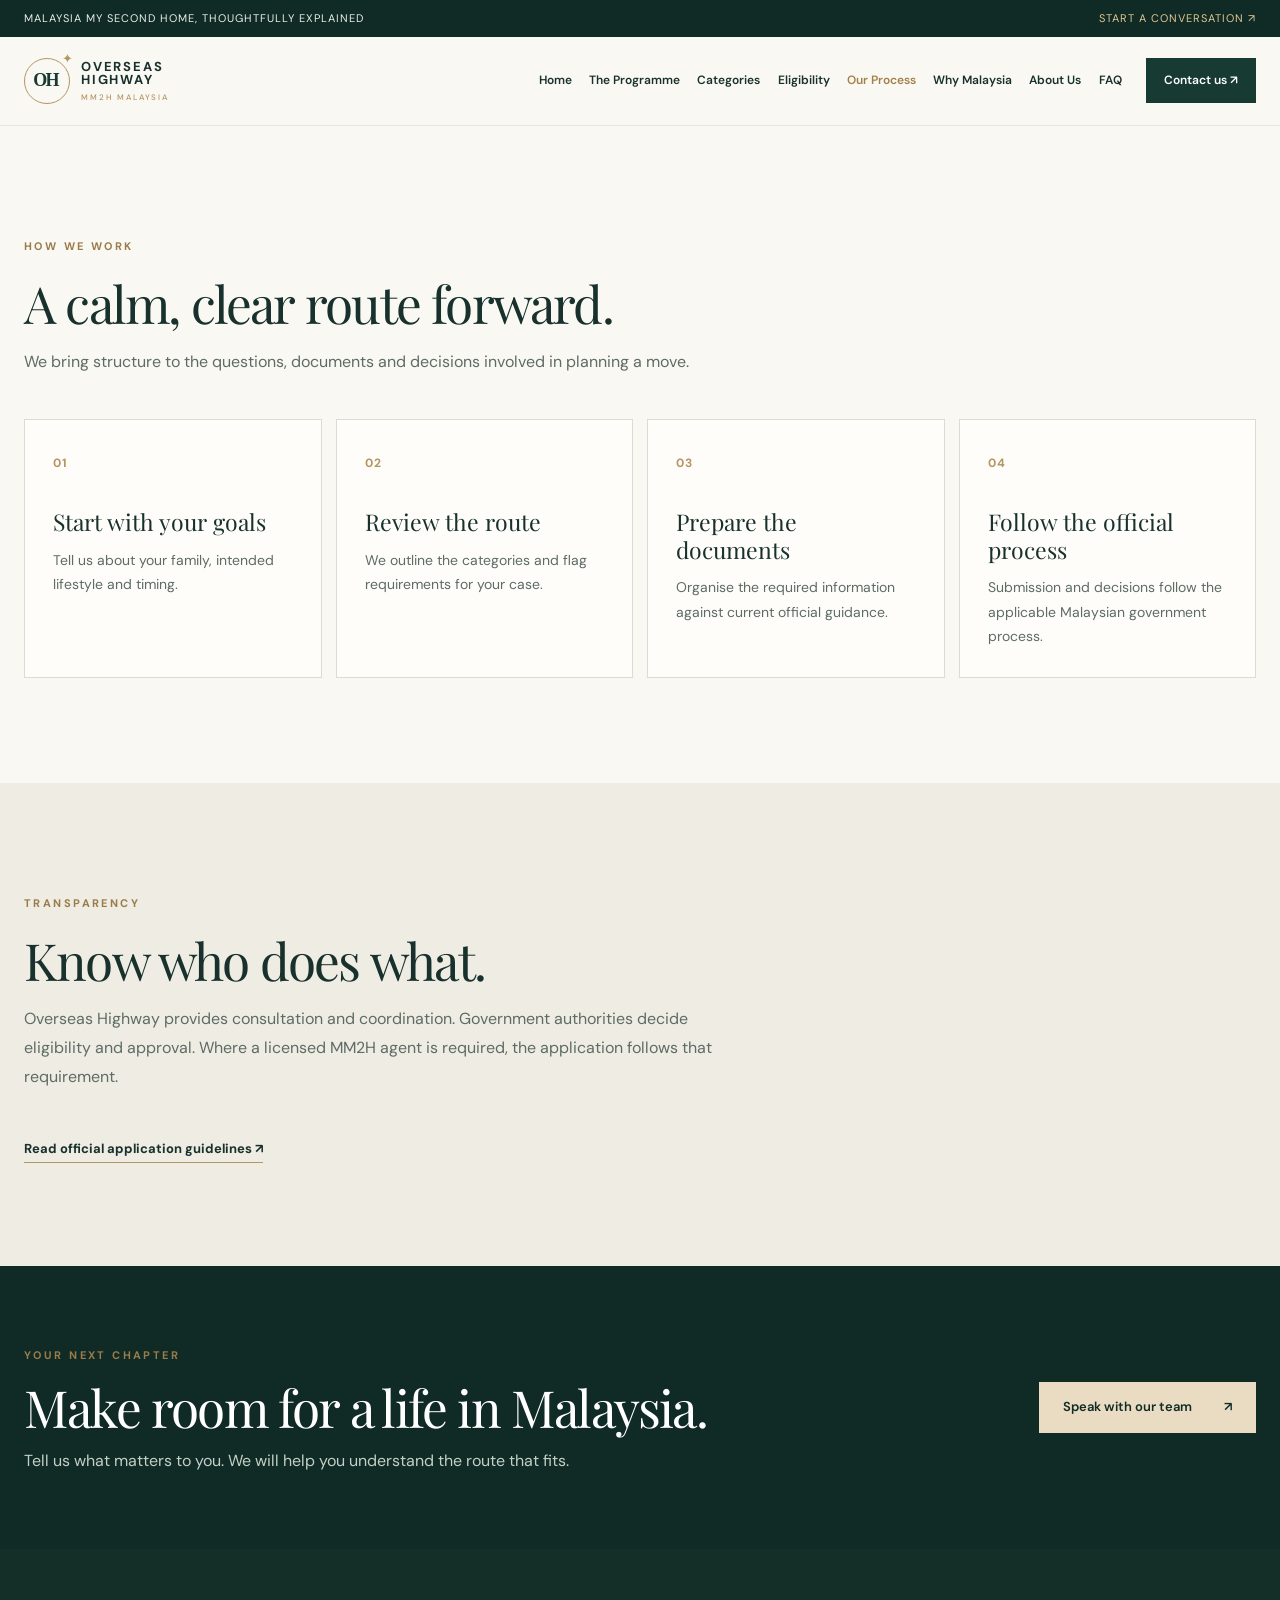
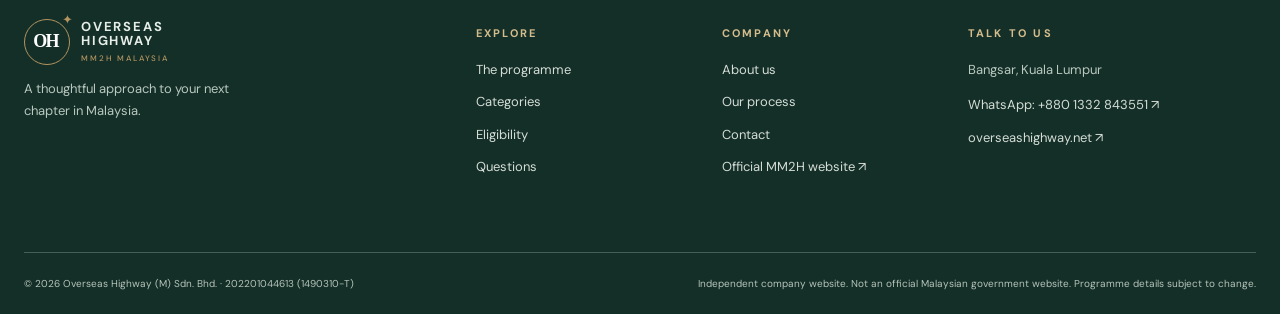
<file: process.html>
<!doctype html><html lang="en"><head><meta charset="utf-8"><meta name="viewport" content="width=device-width, initial-scale=1"><meta name="theme-color" content="#172b27"><meta name="description" content="See the steps from an initial MM2H consultation to preparing a well-organised application."><title>Our MM2H Process | Overseas Highway</title><link rel="icon" href="assets/images/favicon.svg" type="image/svg+xml"><link rel="stylesheet" href="assets/css/style.css"><script defer src="assets/js/main.js"></script></head><body><a class="skip-link" href="#main">Skip to content</a><div class="announcement"><div class="container">Malaysia My Second Home, thoughtfully explained <a href="contact.html">Start a conversation <span aria-hidden="true">↗</span></a></div></div><header class="site-header"><div class="container header-inner"><a class="brand" href="index.html" aria-label="Overseas Highway MM2H, home"><span class="brand-icon">OH<span>✦</span></span><span class="brand-text">OVERSEAS<br>HIGHWAY<small>MM2H MALAYSIA</small></span></a><button class="menu-toggle" type="button" aria-expanded="false" aria-controls="site-nav" aria-label="Open navigation"><span></span><span></span><span></span></button><nav class="site-nav" id="site-nav" aria-label="Main navigation"><a href="index.html">Home</a><a href="about-mm2h.html">The Programme</a><a href="programmes.html">Categories</a><a href="eligibility.html">Eligibility</a><a href="process.html" aria-current="page">Our Process</a><a href="why-malaysia.html">Why Malaysia</a><a href="about-us.html">About Us</a><a href="faq.html">FAQ</a><a class="nav-contact" href="contact.html">Contact us ↗</a></nav></div></header><main id="main"><section class="section "><div class="container"><div class="section-head"><span class="eyebrow">HOW WE WORK</span><h2>A calm, clear route forward.</h2><p>We bring structure to the questions, documents and decisions involved in planning a move.</p></div><div class="steps"><article class="card"><span class="card-no">01</span><h3>Start with your goals</h3><p>Tell us about your family, intended lifestyle and timing.</p></article><article class="card"><span class="card-no">02</span><h3>Review the route</h3><p>We outline the categories and flag requirements for your case.</p></article><article class="card"><span class="card-no">03</span><h3>Prepare the documents</h3><p>Organise the required information against current official guidance.</p></article><article class="card"><span class="card-no">04</span><h3>Follow the official process</h3><p>Submission and decisions follow the applicable Malaysian government process.</p></article></div></div></section><section class="section warm"><div class="container"><div class="section-head"><span class="eyebrow">TRANSPARENCY</span><h2>Know who does what.</h2><p>Overseas Highway provides consultation and coordination. Government authorities decide eligibility and approval. Where a licensed MM2H agent is required, the application follows that requirement.</p></div><a class="text-link" href="https://www.mm2h.gov.my/apply/guidelines" target="_blank" rel="noopener">Read official application guidelines ↗</a></div></section><section class="cta-band"><div class="container cta-layout"><div><span class="eyebrow">YOUR NEXT CHAPTER</span><h2>Make room for a life in Malaysia.</h2><p>Tell us what matters to you. We will help you understand the route that fits.</p></div><a class="button button-light" href="https://wa.me/8801332843551?text=Hello%2C%20I%20would%20like%20an%20MM2H%20consultation." target="_blank" rel="noopener">Speak with our team <span aria-hidden="true">↗</span></a></div></section></main><footer class="site-footer"><div class="container footer-top"><div><a class="brand footer-brand" href="index.html"><span class="brand-icon">OH<span>✦</span></span><span class="brand-text">OVERSEAS<br>HIGHWAY<small>MM2H MALAYSIA</small></span></a><p>A thoughtful approach to your next chapter in Malaysia.</p></div><div><h3>Explore</h3><a href="about-mm2h.html">The programme</a><a href="programmes.html">Categories</a><a href="eligibility.html">Eligibility</a><a href="faq.html">Questions</a></div><div><h3>Company</h3><a href="about-us.html">About us</a><a href="process.html">Our process</a><a href="contact.html">Contact</a><a href="https://www.mm2h.gov.my" target="_blank" rel="noopener">Official MM2H website ↗</a></div><div><h3>Talk to us</h3><p>Bangsar, Kuala Lumpur</p><a href="https://wa.me/8801332843551?text=Hello%2C%20I%20would%20like%20an%20MM2H%20consultation." target="_blank" rel="noopener">WhatsApp: +880 1332 843551 ↗</a><a href="https://www.overseashighway.net" target="_blank" rel="noopener">overseashighway.net ↗</a></div></div><div class="container footer-bottom"><span>© <span id="year">2026</span> Overseas Highway (M) Sdn. Bhd. · 202201044613 (1490310-T)</span><span>Independent company website. Not an official Malaysian government website. Programme details subject to change.</span></div></footer></body></html>
</file>
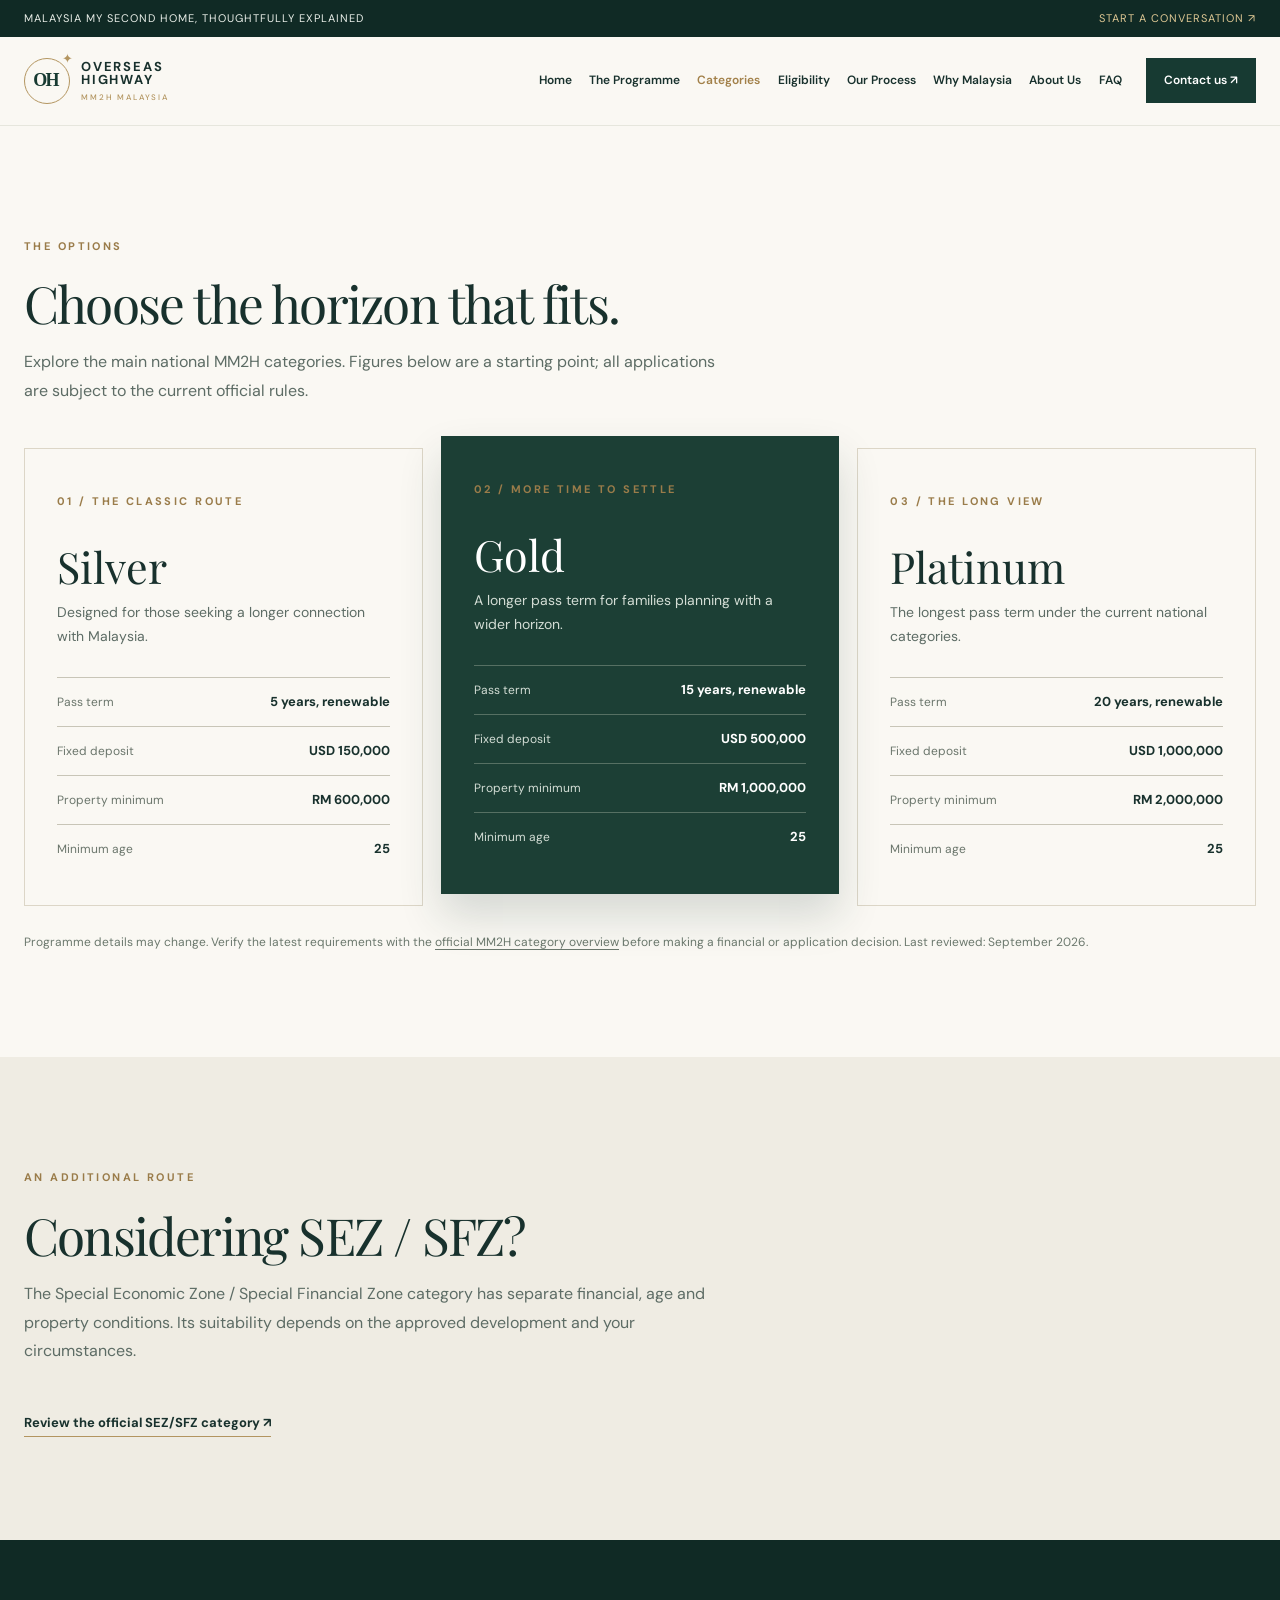
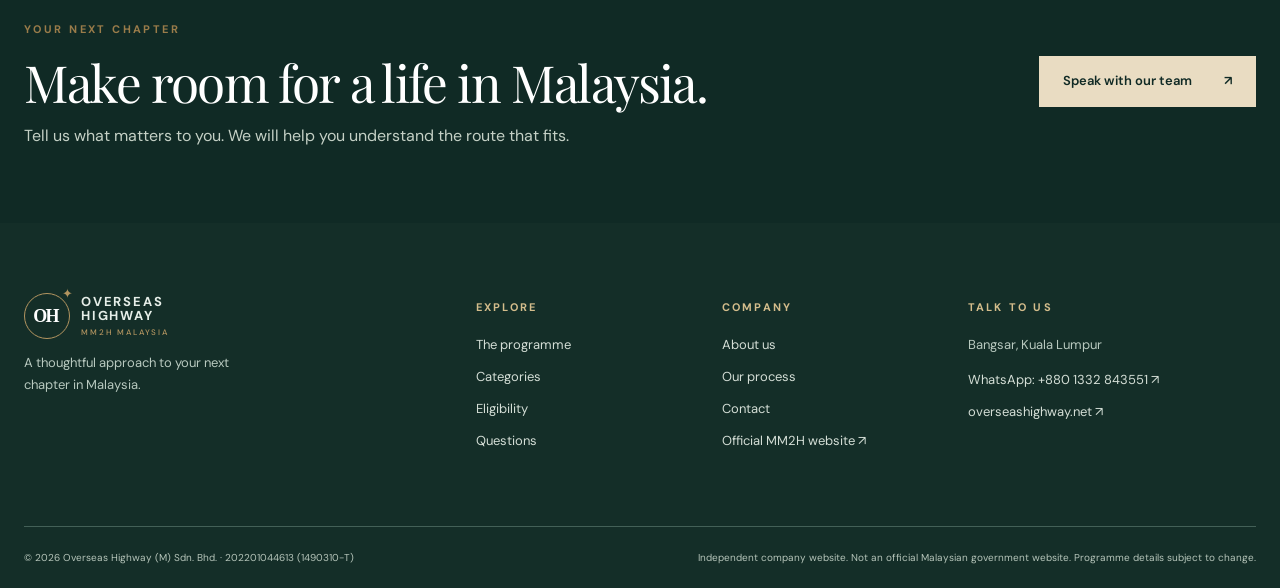
<file: programmes.html>
<!doctype html><html lang="en"><head><meta charset="utf-8"><meta name="viewport" content="width=device-width, initial-scale=1"><meta name="theme-color" content="#172b27"><meta name="description" content="Compare Silver, Gold, Platinum and SEZ/SFZ routes for Malaysia My Second Home."><title>MM2H Programme Categories | Overseas Highway</title><link rel="icon" href="assets/images/favicon.svg" type="image/svg+xml"><link rel="stylesheet" href="assets/css/style.css"><script defer src="assets/js/main.js"></script></head><body><a class="skip-link" href="#main">Skip to content</a><div class="announcement"><div class="container">Malaysia My Second Home, thoughtfully explained <a href="contact.html">Start a conversation <span aria-hidden="true">↗</span></a></div></div><header class="site-header"><div class="container header-inner"><a class="brand" href="index.html" aria-label="Overseas Highway MM2H, home"><span class="brand-icon">OH<span>✦</span></span><span class="brand-text">OVERSEAS<br>HIGHWAY<small>MM2H MALAYSIA</small></span></a><button class="menu-toggle" type="button" aria-expanded="false" aria-controls="site-nav" aria-label="Open navigation"><span></span><span></span><span></span></button><nav class="site-nav" id="site-nav" aria-label="Main navigation"><a href="index.html">Home</a><a href="about-mm2h.html">The Programme</a><a href="programmes.html" aria-current="page">Categories</a><a href="eligibility.html">Eligibility</a><a href="process.html">Our Process</a><a href="why-malaysia.html">Why Malaysia</a><a href="about-us.html">About Us</a><a href="faq.html">FAQ</a><a class="nav-contact" href="contact.html">Contact us ↗</a></nav></div></header><main id="main"><section class="section "><div class="container"><div class="section-head"><span class="eyebrow">THE OPTIONS</span><h2>Choose the horizon that fits.</h2><p>Explore the main national MM2H categories. Figures below are a starting point; all applications are subject to the current official rules.</p></div><div class="category-grid"><article class="category"><span class="eyebrow">01 / THE CLASSIC ROUTE</span><h3>Silver</h3><p>Designed for those seeking a longer connection with Malaysia.</p><dl><div><dt>Pass term</dt><dd>5 years, renewable</dd></div><div><dt>Fixed deposit</dt><dd>USD 150,000</dd></div><div><dt>Property minimum</dt><dd>RM 600,000</dd></div><div><dt>Minimum age</dt><dd>25</dd></div></dl></article><article class="category featured"><span class="eyebrow">02 / MORE TIME TO SETTLE</span><h3>Gold</h3><p>A longer pass term for families planning with a wider horizon.</p><dl><div><dt>Pass term</dt><dd>15 years, renewable</dd></div><div><dt>Fixed deposit</dt><dd>USD 500,000</dd></div><div><dt>Property minimum</dt><dd>RM 1,000,000</dd></div><div><dt>Minimum age</dt><dd>25</dd></div></dl></article><article class="category"><span class="eyebrow">03 / THE LONG VIEW</span><h3>Platinum</h3><p>The longest pass term under the current national categories.</p><dl><div><dt>Pass term</dt><dd>20 years, renewable</dd></div><div><dt>Fixed deposit</dt><dd>USD 1,000,000</dd></div><div><dt>Property minimum</dt><dd>RM 2,000,000</dd></div><div><dt>Minimum age</dt><dd>25</dd></div></dl></article></div><p class="source-note">Programme details may change. Verify the latest requirements with the <a href="https://www.mm2h.gov.my/category/overview" target="_blank" rel="noopener">official MM2H category overview</a> before making a financial or application decision. Last reviewed: September 2026.</p></div></section><section class="section warm"><div class="container"><div class="section-head"><span class="eyebrow">AN ADDITIONAL ROUTE</span><h2>Considering SEZ / SFZ?</h2><p>The Special Economic Zone / Special Financial Zone category has separate financial, age and property conditions. Its suitability depends on the approved development and your circumstances.</p></div><a class="text-link" href="https://www.mm2h.gov.my/category/sez" target="_blank" rel="noopener">Review the official SEZ/SFZ category ↗</a></div></section><section class="cta-band"><div class="container cta-layout"><div><span class="eyebrow">YOUR NEXT CHAPTER</span><h2>Make room for a life in Malaysia.</h2><p>Tell us what matters to you. We will help you understand the route that fits.</p></div><a class="button button-light" href="https://wa.me/8801332843551?text=Hello%2C%20I%20would%20like%20an%20MM2H%20consultation." target="_blank" rel="noopener">Speak with our team <span aria-hidden="true">↗</span></a></div></section></main><footer class="site-footer"><div class="container footer-top"><div><a class="brand footer-brand" href="index.html"><span class="brand-icon">OH<span>✦</span></span><span class="brand-text">OVERSEAS<br>HIGHWAY<small>MM2H MALAYSIA</small></span></a><p>A thoughtful approach to your next chapter in Malaysia.</p></div><div><h3>Explore</h3><a href="about-mm2h.html">The programme</a><a href="programmes.html">Categories</a><a href="eligibility.html">Eligibility</a><a href="faq.html">Questions</a></div><div><h3>Company</h3><a href="about-us.html">About us</a><a href="process.html">Our process</a><a href="contact.html">Contact</a><a href="https://www.mm2h.gov.my" target="_blank" rel="noopener">Official MM2H website ↗</a></div><div><h3>Talk to us</h3><p>Bangsar, Kuala Lumpur</p><a href="https://wa.me/8801332843551?text=Hello%2C%20I%20would%20like%20an%20MM2H%20consultation." target="_blank" rel="noopener">WhatsApp: +880 1332 843551 ↗</a><a href="https://www.overseashighway.net" target="_blank" rel="noopener">overseashighway.net ↗</a></div></div><div class="container footer-bottom"><span>© <span id="year">2026</span> Overseas Highway (M) Sdn. Bhd. · 202201044613 (1490310-T)</span><span>Independent company website. Not an official Malaysian government website. Programme details subject to change.</span></div></footer></body></html>
</file>
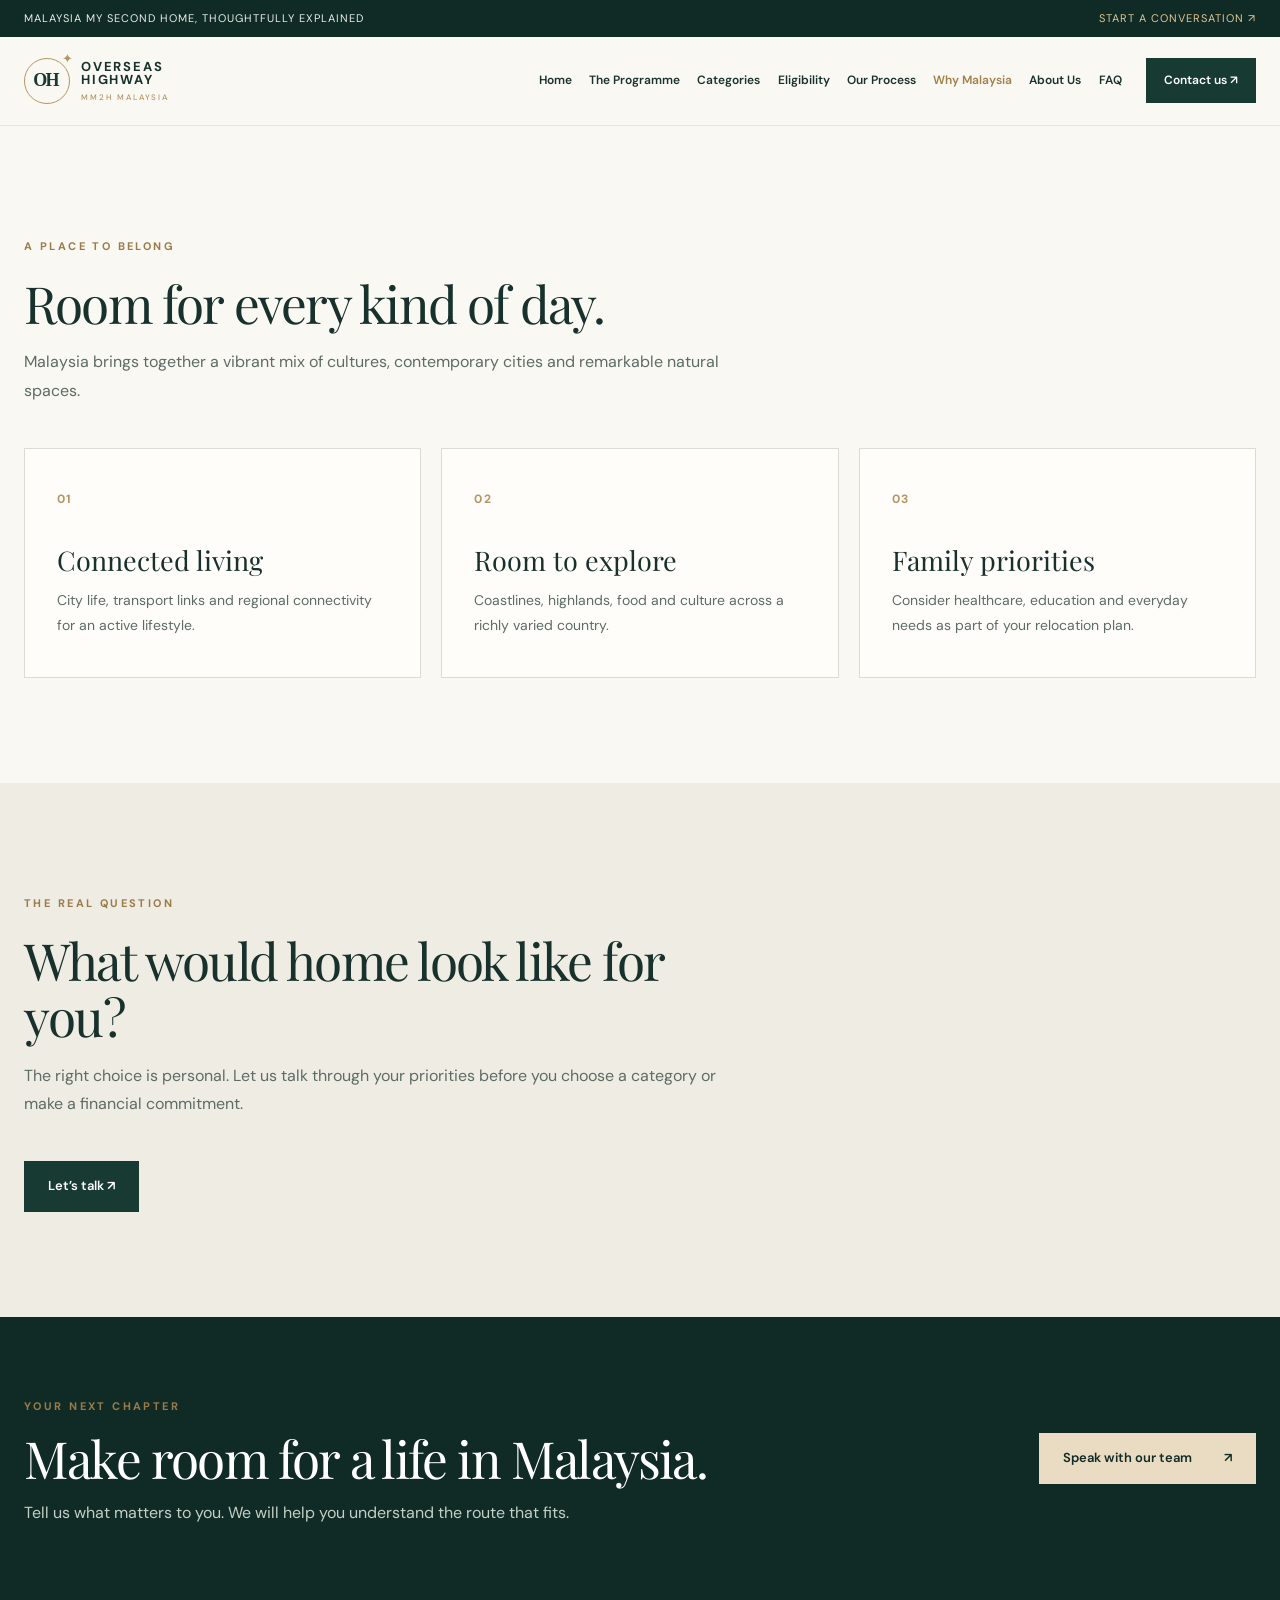
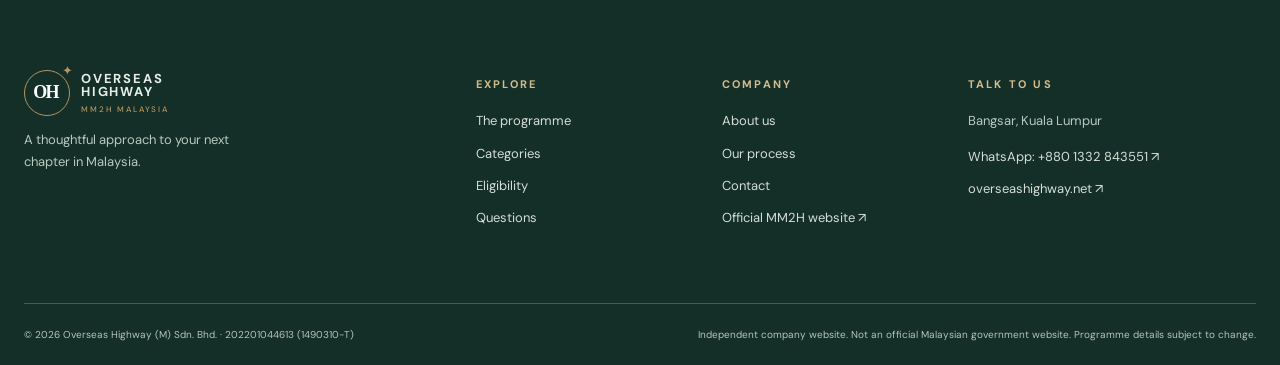
<file: why-malaysia.html>
<!doctype html><html lang="en"><head><meta charset="utf-8"><meta name="viewport" content="width=device-width, initial-scale=1"><meta name="theme-color" content="#172b27"><meta name="description" content="Explore what makes Malaysia a compelling place to live, connect and plan ahead."><title>Why Malaysia | Overseas Highway</title><link rel="icon" href="assets/images/favicon.svg" type="image/svg+xml"><link rel="stylesheet" href="assets/css/style.css"><script defer src="assets/js/main.js"></script></head><body><a class="skip-link" href="#main">Skip to content</a><div class="announcement"><div class="container">Malaysia My Second Home, thoughtfully explained <a href="contact.html">Start a conversation <span aria-hidden="true">↗</span></a></div></div><header class="site-header"><div class="container header-inner"><a class="brand" href="index.html" aria-label="Overseas Highway MM2H, home"><span class="brand-icon">OH<span>✦</span></span><span class="brand-text">OVERSEAS<br>HIGHWAY<small>MM2H MALAYSIA</small></span></a><button class="menu-toggle" type="button" aria-expanded="false" aria-controls="site-nav" aria-label="Open navigation"><span></span><span></span><span></span></button><nav class="site-nav" id="site-nav" aria-label="Main navigation"><a href="index.html">Home</a><a href="about-mm2h.html">The Programme</a><a href="programmes.html">Categories</a><a href="eligibility.html">Eligibility</a><a href="process.html">Our Process</a><a href="why-malaysia.html" aria-current="page">Why Malaysia</a><a href="about-us.html">About Us</a><a href="faq.html">FAQ</a><a class="nav-contact" href="contact.html">Contact us ↗</a></nav></div></header><main id="main"><section class="section "><div class="container"><div class="section-head"><span class="eyebrow">A PLACE TO BELONG</span><h2>Room for every kind of day.</h2><p>Malaysia brings together a vibrant mix of cultures, contemporary cities and remarkable natural spaces.</p></div><div class="card-grid"><article class="card"><span class="card-no">01</span><h3>Connected living</h3><p>City life, transport links and regional connectivity for an active lifestyle.</p></article><article class="card"><span class="card-no">02</span><h3>Room to explore</h3><p>Coastlines, highlands, food and culture across a richly varied country.</p></article><article class="card"><span class="card-no">03</span><h3>Family priorities</h3><p>Consider healthcare, education and everyday needs as part of your relocation plan.</p></article></div></div></section><section class="section warm"><div class="container"><div class="section-head"><span class="eyebrow">THE REAL QUESTION</span><h2>What would home look like for you?</h2><p>The right choice is personal. Let us talk through your priorities before you choose a category or make a financial commitment.</p></div><a class="button" href="https://wa.me/8801332843551?text=Hello%2C%20I%20would%20like%20an%20MM2H%20consultation." target="_blank" rel="noopener">Let’s talk ↗</a></div></section><section class="cta-band"><div class="container cta-layout"><div><span class="eyebrow">YOUR NEXT CHAPTER</span><h2>Make room for a life in Malaysia.</h2><p>Tell us what matters to you. We will help you understand the route that fits.</p></div><a class="button button-light" href="https://wa.me/8801332843551?text=Hello%2C%20I%20would%20like%20an%20MM2H%20consultation." target="_blank" rel="noopener">Speak with our team <span aria-hidden="true">↗</span></a></div></section></main><footer class="site-footer"><div class="container footer-top"><div><a class="brand footer-brand" href="index.html"><span class="brand-icon">OH<span>✦</span></span><span class="brand-text">OVERSEAS<br>HIGHWAY<small>MM2H MALAYSIA</small></span></a><p>A thoughtful approach to your next chapter in Malaysia.</p></div><div><h3>Explore</h3><a href="about-mm2h.html">The programme</a><a href="programmes.html">Categories</a><a href="eligibility.html">Eligibility</a><a href="faq.html">Questions</a></div><div><h3>Company</h3><a href="about-us.html">About us</a><a href="process.html">Our process</a><a href="contact.html">Contact</a><a href="https://www.mm2h.gov.my" target="_blank" rel="noopener">Official MM2H website ↗</a></div><div><h3>Talk to us</h3><p>Bangsar, Kuala Lumpur</p><a href="https://wa.me/8801332843551?text=Hello%2C%20I%20would%20like%20an%20MM2H%20consultation." target="_blank" rel="noopener">WhatsApp: +880 1332 843551 ↗</a><a href="https://www.overseashighway.net" target="_blank" rel="noopener">overseashighway.net ↗</a></div></div><div class="container footer-bottom"><span>© <span id="year">2026</span> Overseas Highway (M) Sdn. Bhd. · 202201044613 (1490310-T)</span><span>Independent company website. Not an official Malaysian government website. Programme details subject to change.</span></div></footer></body></html>
</file>
<file: assets/css/style.css>
@import url('https://fonts.googleapis.com/css2?family=DM+Sans:wght@400;500;600;700&family=Playfair+Display:ital,wght@0,400;0,500;0,600;1,400;1,500&display=swap');
:root{--ink:#18312d;--forest:#173a32;--deep:#102a25;--cream:#faf8f3;--sand:#eee9dc;--gold:#b39560;--muted:#5d6c65;--line:#d9ddd4;--white:#fff;font-synthesis:none}*{box-sizing:border-box}html{scroll-behavior:smooth}body{margin:0;color:var(--ink);background:var(--cream);font:16px/1.7 'DM Sans',Arial,sans-serif}a{color:inherit;text-decoration:none}button,input,select,textarea{font:inherit}button{cursor:pointer}a:focus-visible,button:focus-visible,input:focus-visible,select:focus-visible,textarea:focus-visible,summary:focus-visible{outline:3px solid #bc9b58;outline-offset:4px}.container{width:min(100% - 48px,1240px);margin:auto}.skip-link{position:absolute;top:-100px;left:20px;background:white;padding:12px;z-index:50}.skip-link:focus{top:15px}.announcement{background:var(--deep);color:#e9eee8;font-size:11px;letter-spacing:.09em;text-transform:uppercase}.announcement .container{display:flex;justify-content:space-between;gap:15px;padding:9px 0}.announcement a{color:#dfc894}.site-header{background:rgba(250,248,243,.96);position:sticky;top:0;z-index:20;border-bottom:1px solid #e6e6dd;backdrop-filter:blur(12px)}.header-inner{min-height:88px;display:flex;align-items:center;justify-content:space-between;gap:30px}.brand{display:inline-flex;align-items:center;gap:11px;flex-shrink:0}.brand-icon{width:46px;height:46px;border:1px solid var(--gold);border-radius:50%;display:grid;place-items:center;position:relative;color:var(--forest);font:600 18px Georgia,serif;letter-spacing:-.1em;padding-right:3px}.brand-icon span{position:absolute;right:-4px;top:-8px;font:13px Arial;color:var(--gold);letter-spacing:0}.brand-text{font-weight:700;line-height:1.05;letter-spacing:.14em;font-size:13px}.brand-text small{display:block;font:500 8px 'DM Sans',sans-serif;color:var(--gold);letter-spacing:.23em;margin-top:5px}.site-nav{display:flex;align-items:center;gap:clamp(12px,1.35vw,26px)}.site-nav a{font-size:12px;font-weight:600;white-space:nowrap;transition:color .2s}.site-nav a:hover,.site-nav a[aria-current]{color:#a28049}.site-nav .nav-contact{background:var(--forest);color:white;padding:12px 18px;margin-left:7px}.site-nav .nav-contact:hover{color:white;background:#2b5a4e}.menu-toggle{display:none}.hero{background:var(--cream);overflow:hidden}.hero-grid{min-height:655px;display:grid;grid-template-columns:52% 48%;align-items:stretch}.hero-copy{padding:105px 7% 72px 0;display:flex;flex-direction:column;align-items:flex-start;justify-content:center}.eyebrow{display:inline-block;color:#9a7c4a;font-weight:700;font-size:11px;letter-spacing:.22em;text-transform:uppercase}.hero h1,.section h1,.section h2,.cta-band h2{font:400 clamp(44px,5vw,78px)/1.1 'Playfair Display',Georgia,serif;letter-spacing:-.035em;margin:26px 0}.hero h1 em,.section h1 em{color:#b18e54;font-weight:400}.hero-copy>p{max-width:520px;color:var(--muted);font-size:17px;line-height:1.85}.hero-actions{display:flex;align-items:center;gap:33px;margin-top:28px;flex-wrap:wrap}.button{display:inline-flex;align-items:center;justify-content:center;gap:32px;background:var(--forest);color:white;border:1px solid var(--forest);padding:16px 23px;font-size:13px;font-weight:600;line-height:1.3;transition:transform .2s,background .2s}.button:hover{background:#305e50;transform:translateY(-2px)}.text-link{font-weight:700;font-size:13px;border-bottom:1px solid var(--gold);padding:0 0 5px;transition:color .2s}.text-link:hover{color:#9a7c4a}.hero-note{font-size:11px;letter-spacing:.11em;color:#79837d;text-transform:uppercase;margin-top:75px;display:flex;gap:15px;align-items:center}.line{width:35px;height:1px;background:var(--gold)}.hero-art{position:relative;min-height:600px;background:radial-gradient(circle at 75% 16%,#ece4cd,transparent 30%),linear-gradient(145deg,#d8e3d8 0%,#b8cbb9 55%,#849f8f 100%);overflow:hidden;isolation:isolate}.hero-art:before{content:'';position:absolute;inset:0;background:repeating-linear-gradient(90deg,transparent 0 76px,rgba(255,255,255,.12) 77px 78px);opacity:.3}.sun{position:absolute;width:280px;height:280px;border-radius:50%;background:#f5ead0;top:60px;right:70px;box-shadow:0 0 100px 40px #f6e8bd60}.tower{position:absolute;bottom:0;background:linear-gradient(90deg,#355a50,#608477,#355b50);box-shadow:inset 8px 0 #ffffff17}.tower:after{content:'';position:absolute;inset:15px 8px;background:repeating-linear-gradient(0deg,transparent 0 21px,#c8dbcb90 22px 24px)}.tower-one{height:42%;width:85px;left:10%}.tower-two{height:66%;width:74px;left:43%;clip-path:polygon(0 13%,35% 13%,50% 0,65% 13%,100% 13%,100% 100%,0 100%)}.tower-three{height:55%;width:74px;left:61%;clip-path:polygon(0 13%,35% 13%,50% 0,65% 13%,100% 13%,100% 100%,0 100%)}.home-shape{position:absolute;bottom:0;right:-25px;width:71%;height:34%;background:#eee4ce;clip-path:polygon(0 35%,48% 0,100% 27%,100% 100%,0 100%);box-shadow:inset 0 -25px #d8cdb5}.home-window{position:absolute;top:48%;left:42%;width:70px;height:100px;background:#6f9184;border:9px solid #d3c4a6}.leaf{position:absolute;border-radius:100% 0 100% 0;background:#375f4b;z-index:2;transform:rotate(-32deg)}.leaf-one{width:230px;height:85px;bottom:45px;left:-55px}.leaf-two{width:250px;height:90px;bottom:5px;left:45px;transform:rotate(23deg);background:#4b765a}.art-caption{position:absolute;top:38px;left:40px;font-size:10px;line-height:1.5;letter-spacing:.2em;color:#25483f;z-index:2}.art-caption strong{font-size:16px;letter-spacing:.12em}.marquee{background:#dfd5bb;padding:17px 0;color:#526256;font:500 13px Georgia,serif;letter-spacing:.11em;text-transform:uppercase}.marquee .container{display:flex;justify-content:space-between;gap:15px}.marquee span{color:#a4834f}.section{padding:105px 0}.section.warm{background:#efece3}.section-head{max-width:710px;margin-bottom:42px}.section-head h2{font-size:clamp(38px,4vw,58px);margin:17px 0}.section-head p{color:var(--muted);font-size:16px;line-height:1.8}.card-grid{display:grid;grid-template-columns:repeat(3,1fr);gap:20px}.card{border:1px solid var(--line);padding:35px 32px;min-height:230px;background:#fffdfa}.card-no{color:#b49461;font-size:12px;font-weight:700;letter-spacing:.12em}.card h3,.category h3{font:400 27px/1.2 'Playfair Display',Georgia,serif;margin:33px 0 12px}.card p,.category p{color:var(--muted);font-size:14px;line-height:1.75;margin:0}.section-action{margin-top:32px}.category-grid{display:grid;grid-template-columns:repeat(3,1fr);gap:18px}.category{padding:37px 32px 32px;border:1px solid #dcd6c7;background:#faf8f3}.category.featured{background:#1c3f35;color:#fff;border-color:#1c3f35;transform:translateY(-12px);box-shadow:0 22px 40px #193a3329}.category h3{font-size:43px;margin:28px 0 7px}.category.featured p,.category.featured dt{color:#d3ddd5}.category dl{margin:28px 0 0}.category dl>div{border-top:1px solid #c8c5b7;padding:13px 0;display:flex;justify-content:space-between;gap:12px;align-items:baseline}.category.featured dl>div{border-color:#567063}.category dt{color:#6b766c;font-size:12px}.category dd{font-size:13px;font-weight:700;margin:0;text-align:right}.source-note{font-size:12px;color:#6b786d;margin:26px 0 0;line-height:1.7}.source-note a{text-decoration:underline;text-underline-offset:3px}.cta-band{background:var(--deep);color:white;padding:74px 0}.cta-layout{display:flex;justify-content:space-between;align-items:center;gap:30px}.cta-band h2{font-size:clamp(37px,4vw,56px);margin:12px 0}.cta-band p{color:#c4d0c5;margin:0}.button-light{background:#e9dcc2;border-color:#e9dcc2;color:var(--deep);flex-shrink:0}.button-light:hover{background:white;color:var(--deep)}.steps{display:grid;grid-template-columns:repeat(4,1fr);gap:14px}.steps .card{padding:28px;min-height:240px}.steps .card h3{font-size:23px}.faq-list{max-width:840px}.faq-list details{border-bottom:1px solid var(--line)}.faq-list summary{list-style:none;cursor:pointer;display:flex;justify-content:space-between;gap:20px;align-items:center;font:400 22px/1.35 'Playfair Display',Georgia,serif;padding:22px 4px}.faq-list summary::-webkit-details-marker{display:none}.faq-list summary span{color:var(--gold);font:300 30px Arial}.faq-list details[open] summary span{transform:rotate(45deg)}.faq-list details p{color:var(--muted);padding:0 35px 20px 4px;margin:0}.contact-grid{display:grid;grid-template-columns:1fr 1fr;gap:clamp(40px,8vw,120px)}.contact-section h1{font-size:clamp(43px,5vw,68px)}.contact-section p{color:var(--muted)}.contact-lines{margin-top:52px}.contact-lines>div{padding:18px 0;border-bottom:1px solid var(--line);display:flex;flex-direction:column}.contact-lines small{font-size:10px;letter-spacing:.2em;color:#927647}.contact-lines a,.contact-lines span{font-size:17px}.contact-form{padding:42px;background:#eae6dc;display:flex;flex-direction:column;align-self:start}.contact-form h2{font-size:36px;margin:0}.contact-form p{font-size:13px}.contact-form label{font-size:12px;font-weight:700;margin:15px 0 5px}.contact-form input,.contact-form select,.contact-form textarea{padding:12px 13px;border:1px solid #c5c9bf;border-radius:0;background:#fffdf8;color:var(--ink);width:100%}.contact-form .button{margin-top:22px;align-self:start}.site-footer{background:#142e28;color:#e6eee8;padding:70px 0 0}.footer-top{display:grid;grid-template-columns:2fr 1fr 1fr 1.4fr;gap:40px}.footer-brand .brand-icon{color:white}.footer-top p{max-width:250px;color:#b8c9bf;font-size:13px}.footer-top h3{color:#d4bd8c;text-transform:uppercase;font-size:11px;letter-spacing:.2em;margin:5px 0 17px}.footer-top>div>a:not(.brand){display:block;font-size:13px;color:#d4ded6;margin:10px 0}.footer-top>div>a:hover{color:#e7c889}.footer-bottom{border-top:1px solid #436057;margin-top:64px;padding:23px 0;display:flex;justify-content:space-between;gap:20px;color:#b6c5ba;font-size:10px;line-height:1.5}
@media(max-width:1050px){.site-nav{gap:11px}.site-nav a{font-size:11px}.header-inner{gap:16px}.brand-text{font-size:11px}.hero-grid{grid-template-columns:54% 46%}.hero-copy{padding-right:5%}.steps{grid-template-columns:repeat(2,1fr)}}@media(max-width:850px){.menu-toggle{display:flex;width:44px;height:44px;background:transparent;border:1px solid var(--line);flex-direction:column;align-items:center;justify-content:center;gap:5px}.menu-toggle span{height:2px;width:19px;background:var(--ink)}.site-nav{display:none;position:absolute;top:100%;left:0;right:0;background:var(--cream);padding:22px 24px 30px;box-shadow:0 15px 20px #172b2726;flex-direction:column;align-items:stretch;gap:4px;max-height:calc(100vh - 100px);overflow:auto}.site-nav.open{display:flex}.site-nav a{font-size:15px;padding:9px 0}.site-nav .nav-contact{padding:12px 18px;margin:10px 0 0;text-align:center}.hero-grid{grid-template-columns:1fr}.hero-copy{min-height:530px;padding:65px 0 55px}.hero-art{min-height:420px}.hero-note{margin-top:45px}.card-grid,.category-grid{grid-template-columns:repeat(2,1fr)}.category.featured{transform:none}.footer-top{grid-template-columns:repeat(2,1fr)}.contact-grid{grid-template-columns:1fr}.marquee .container{font-size:11px}}@media(max-width:600px){.container{width:min(100% - 36px,1240px)}.announcement .container{justify-content:center;text-align:center}.announcement a{display:none}.header-inner{min-height:74px}.hero h1{font-size:clamp(44px,11vw,64px)}.hero-copy{min-height:520px}.hero-art{min-height:370px}.hero-actions{gap:20px}.marquee .container{justify-content:center;text-align:center}.marquee span,.marquee .container{font-size:10px}.marquee .container{gap:5px}.section{padding:72px 0}.card-grid,.category-grid,.steps{grid-template-columns:1fr}.card{min-height:auto}.category{padding:28px}.cta-layout{align-items:flex-start;flex-direction:column}.footer-top{grid-template-columns:1fr 1fr;gap:24px}.footer-top>div:first-child{grid-column:1/-1}.footer-bottom{flex-direction:column}.contact-form{padding:25px}.contact-form .button{width:100%}}
@media(prefers-reduced-motion:reduce){html{scroll-behavior:auto}*,*:before,*:after{transition:none!important;animation:none!important}}
</file>
